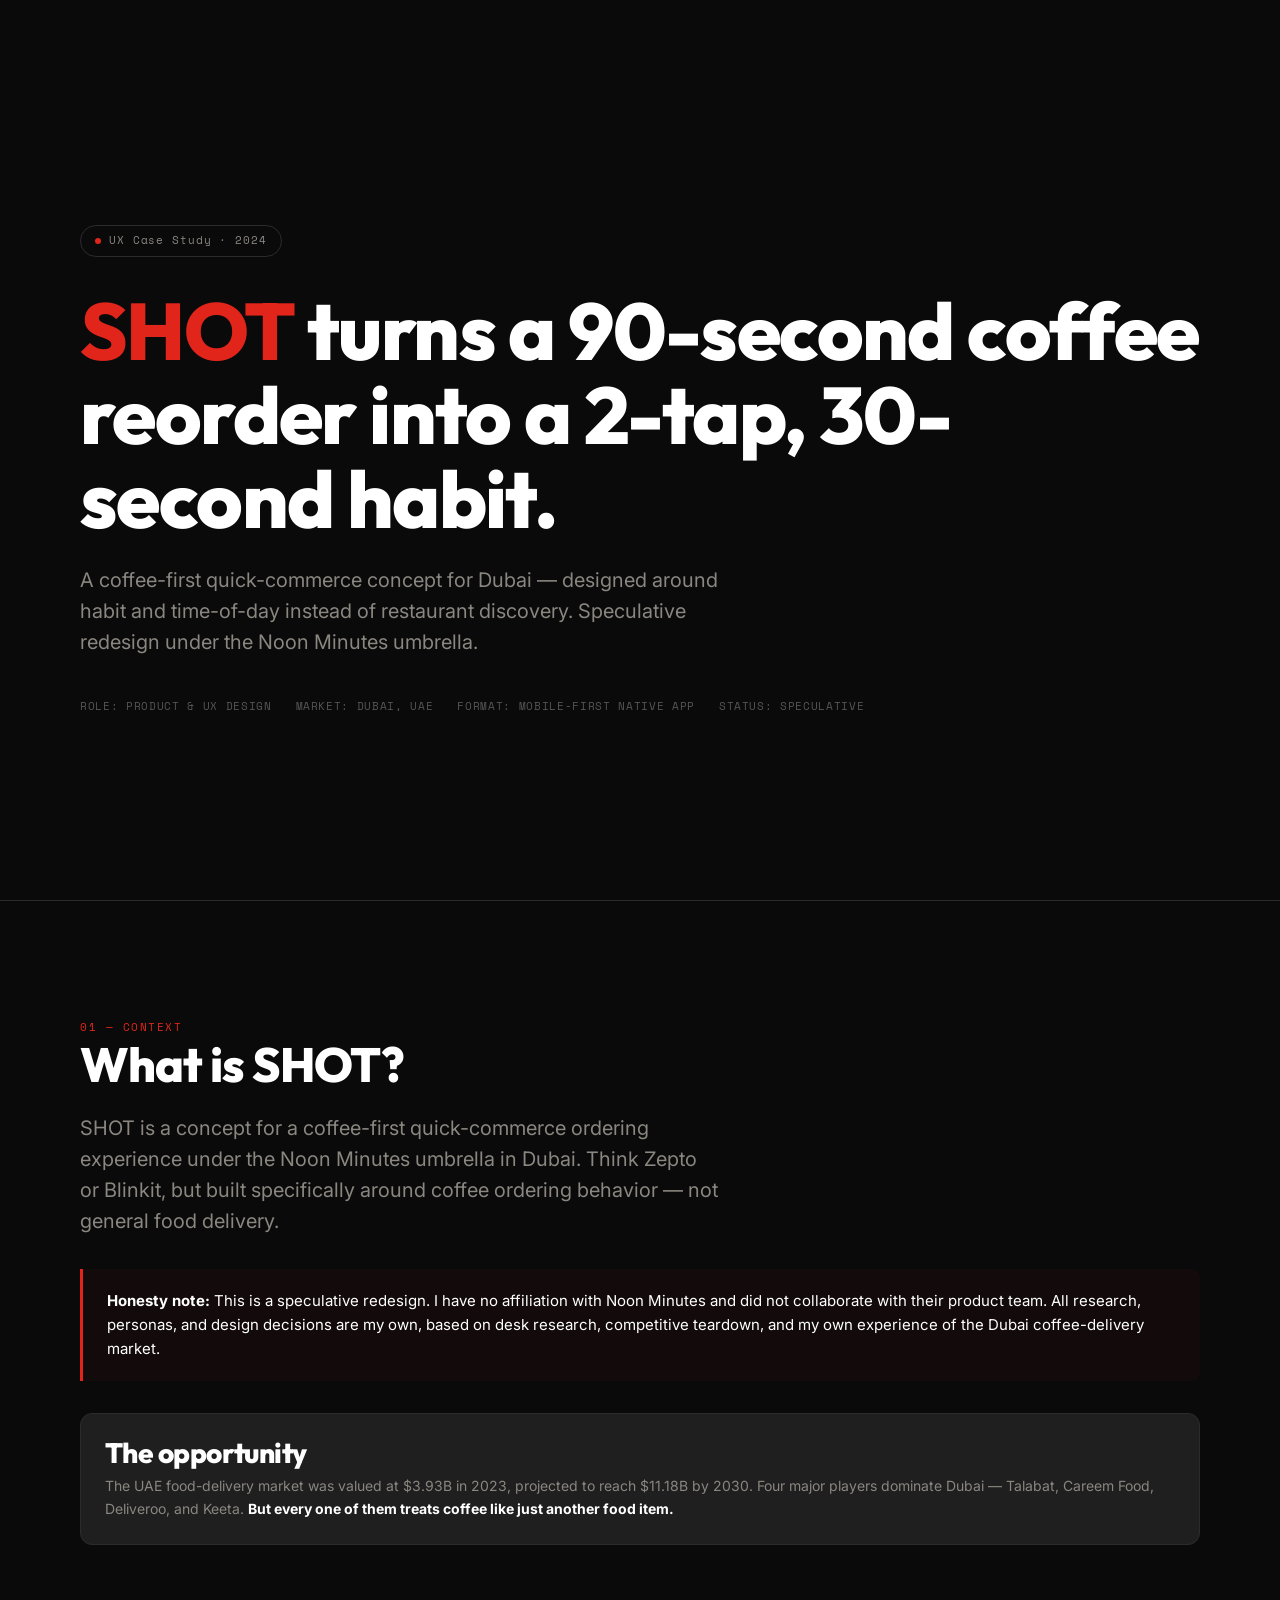
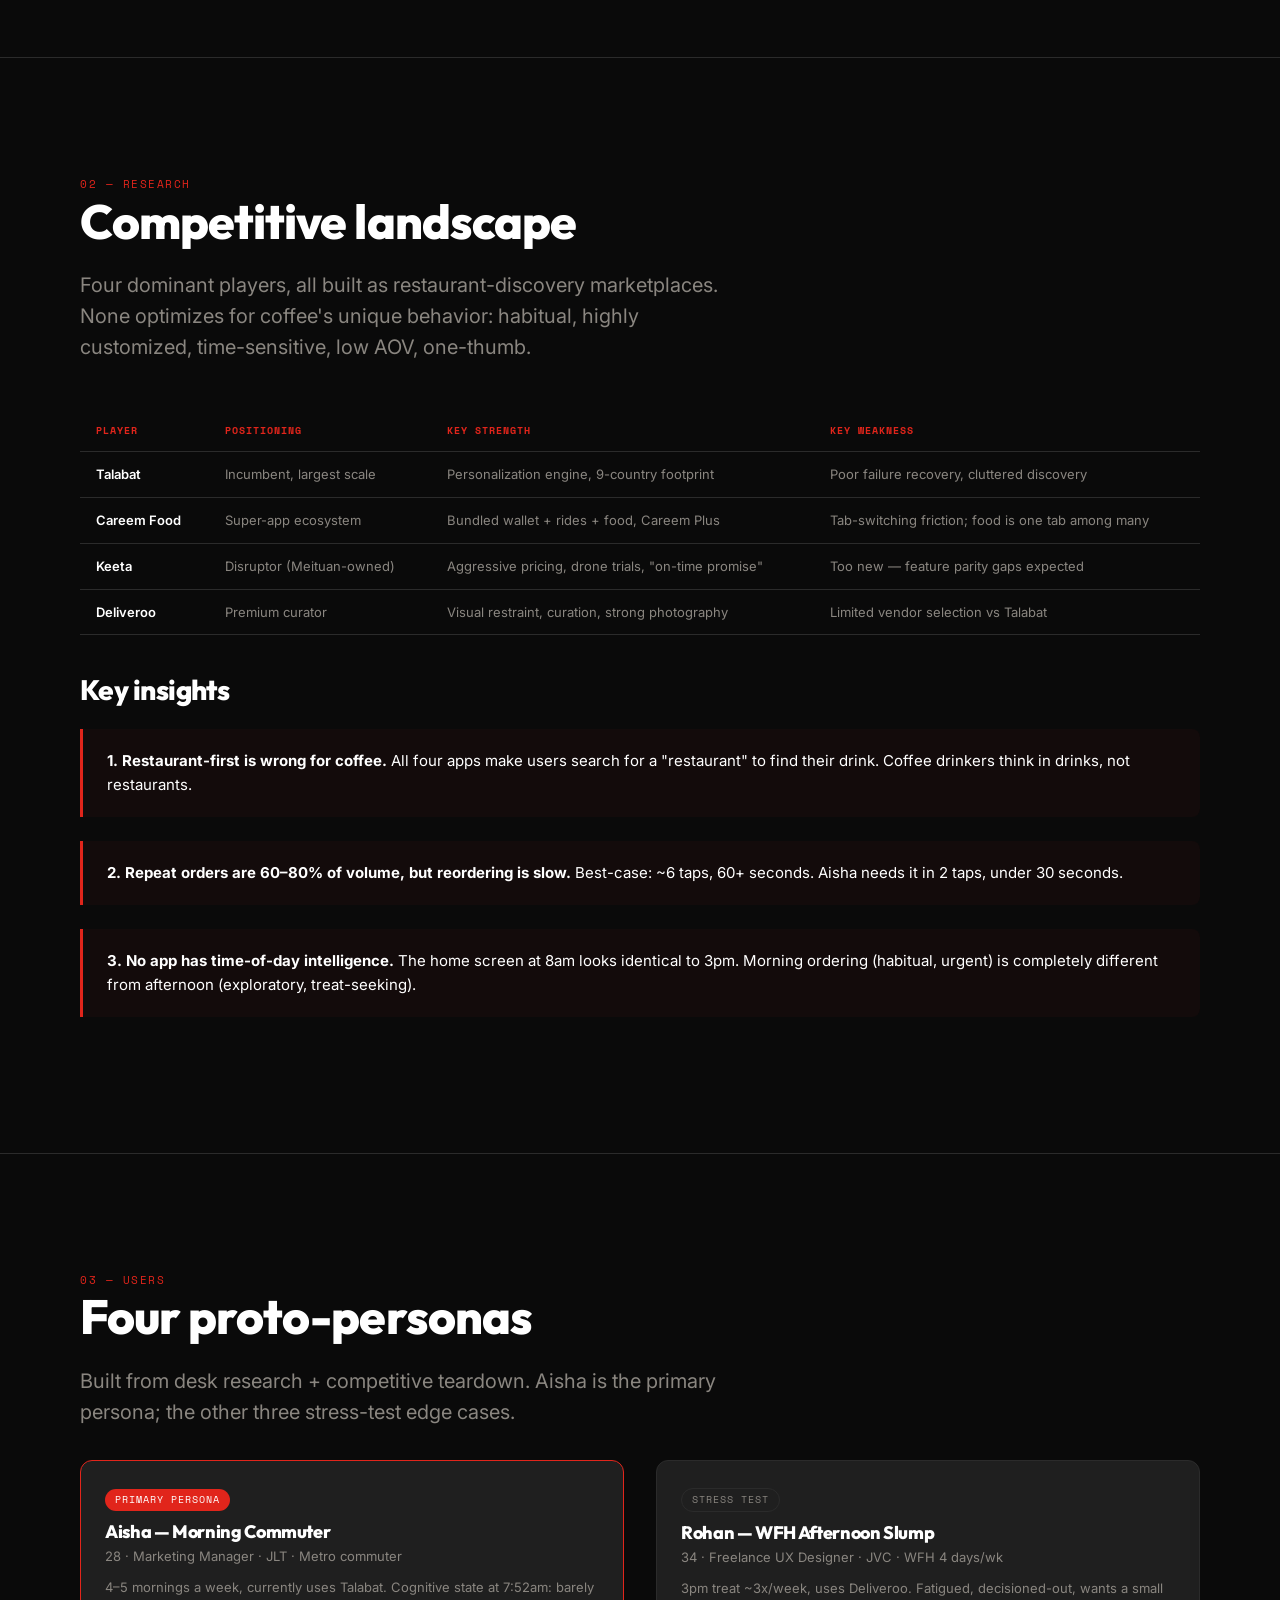
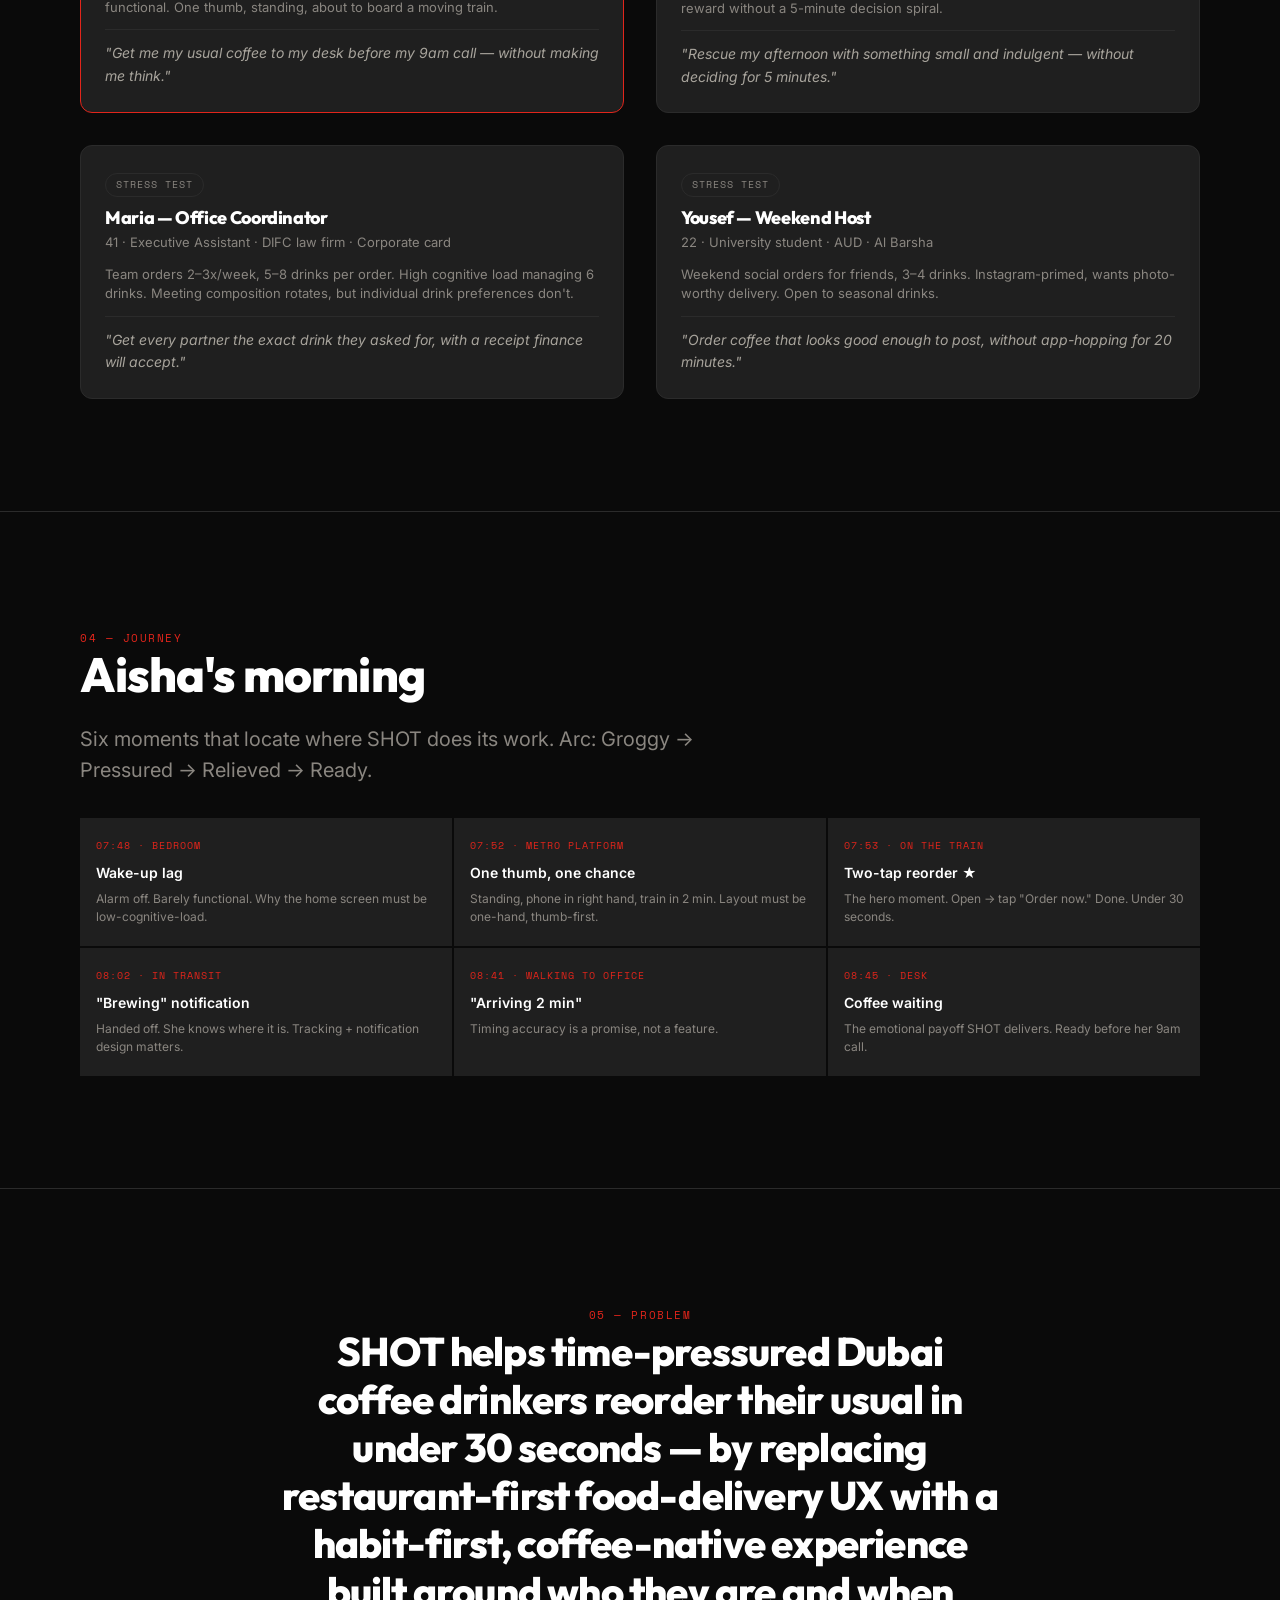
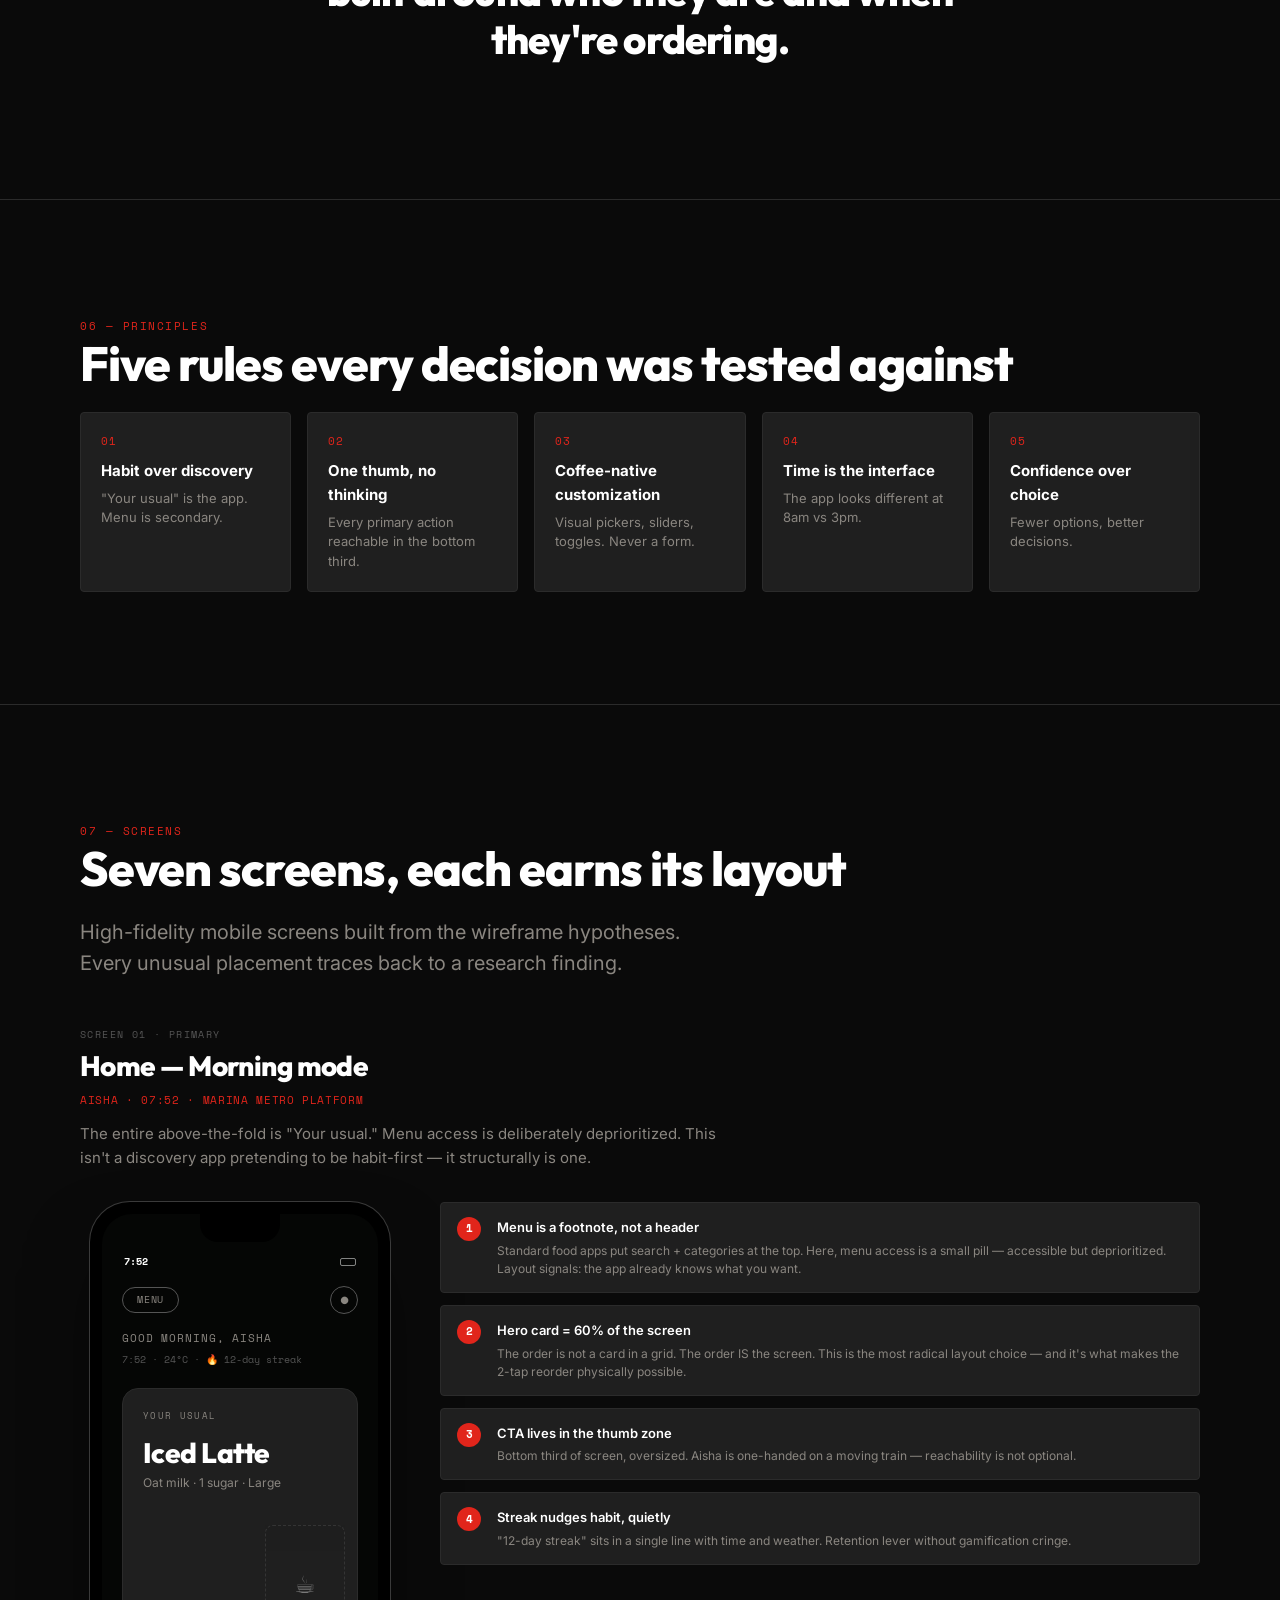
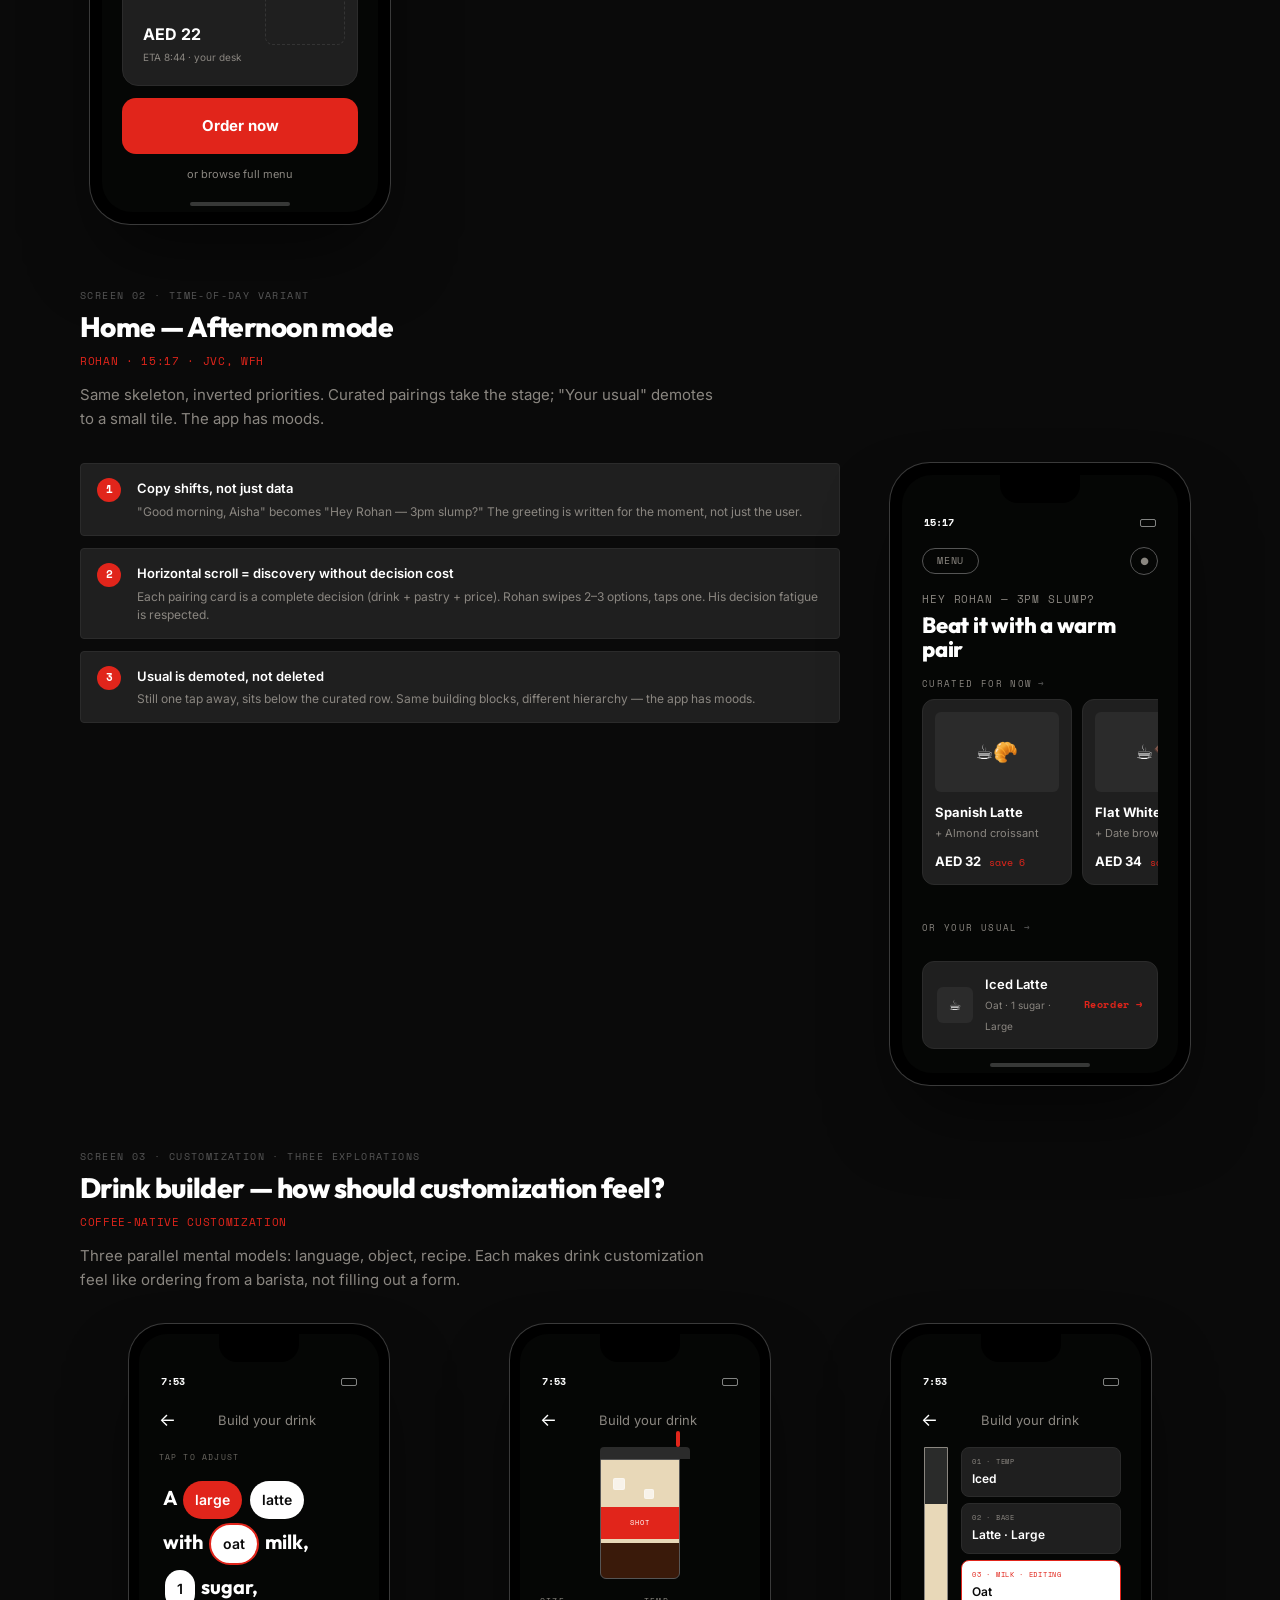
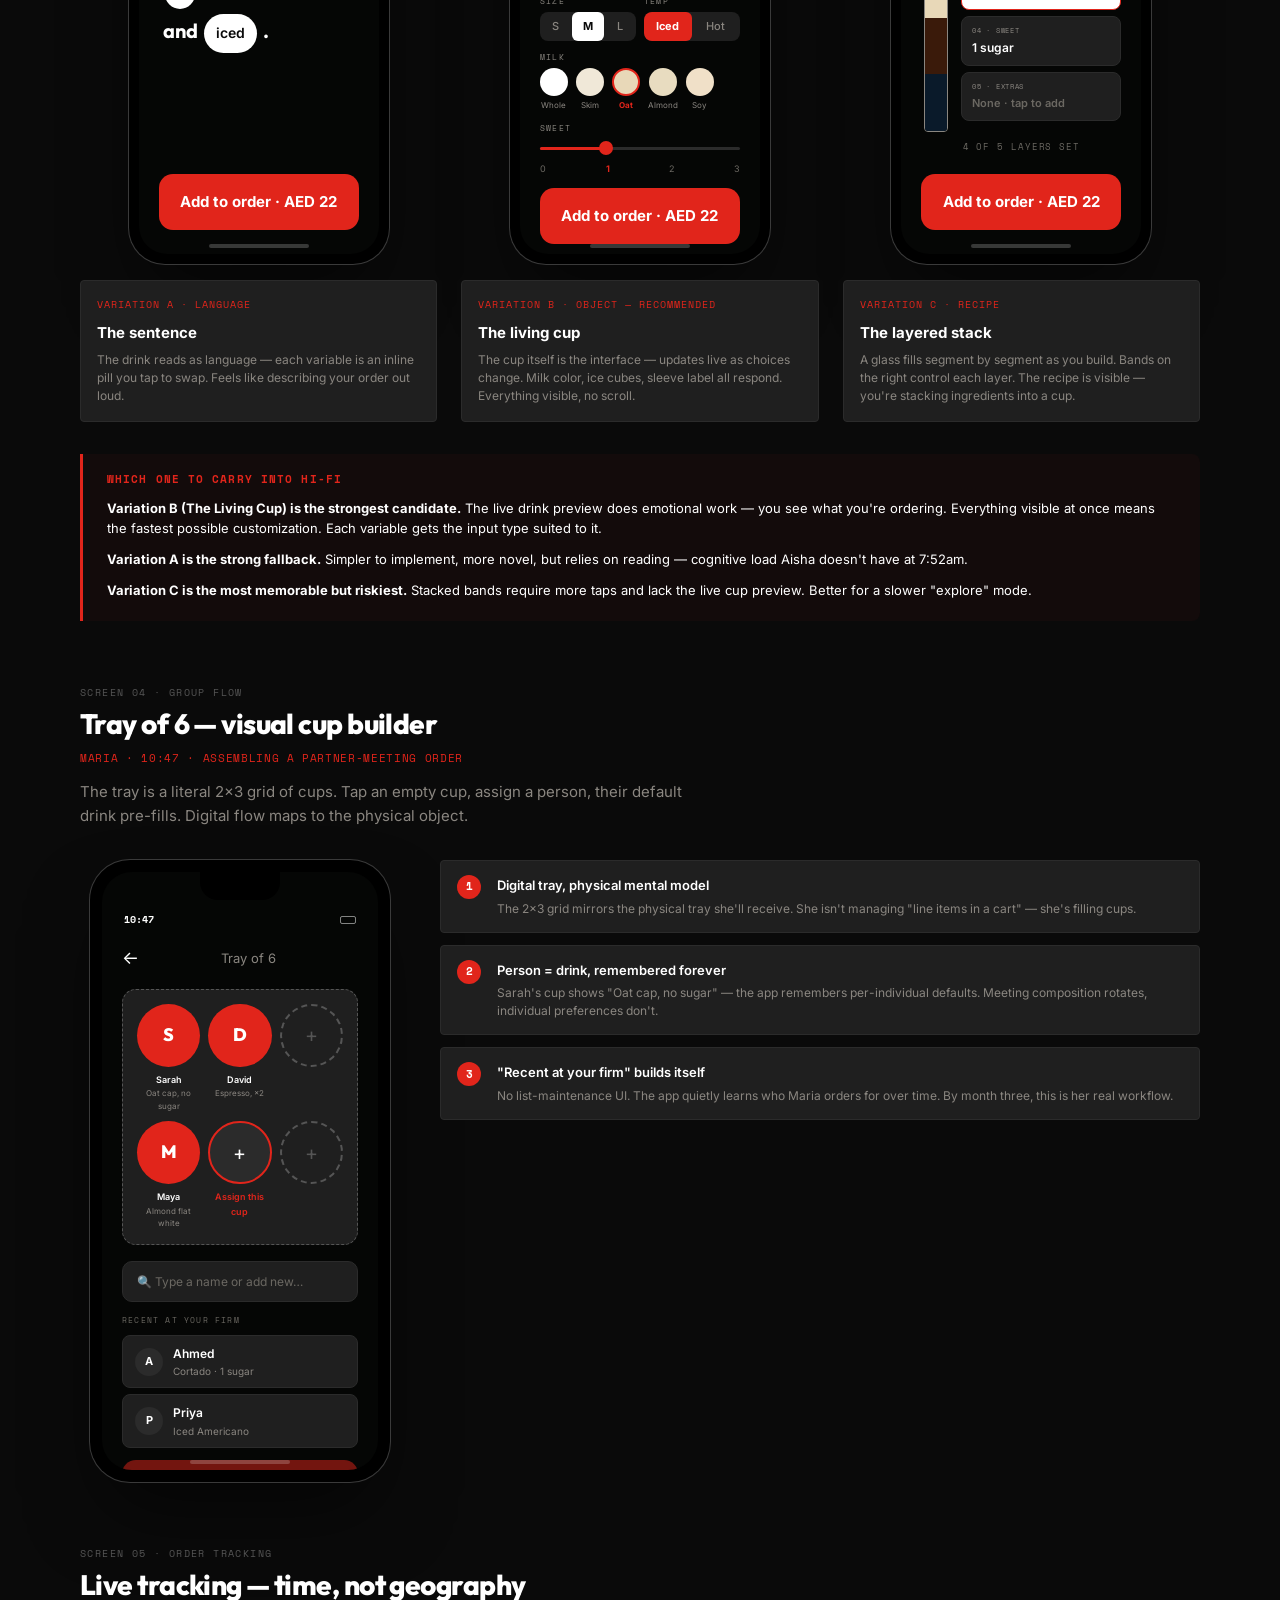
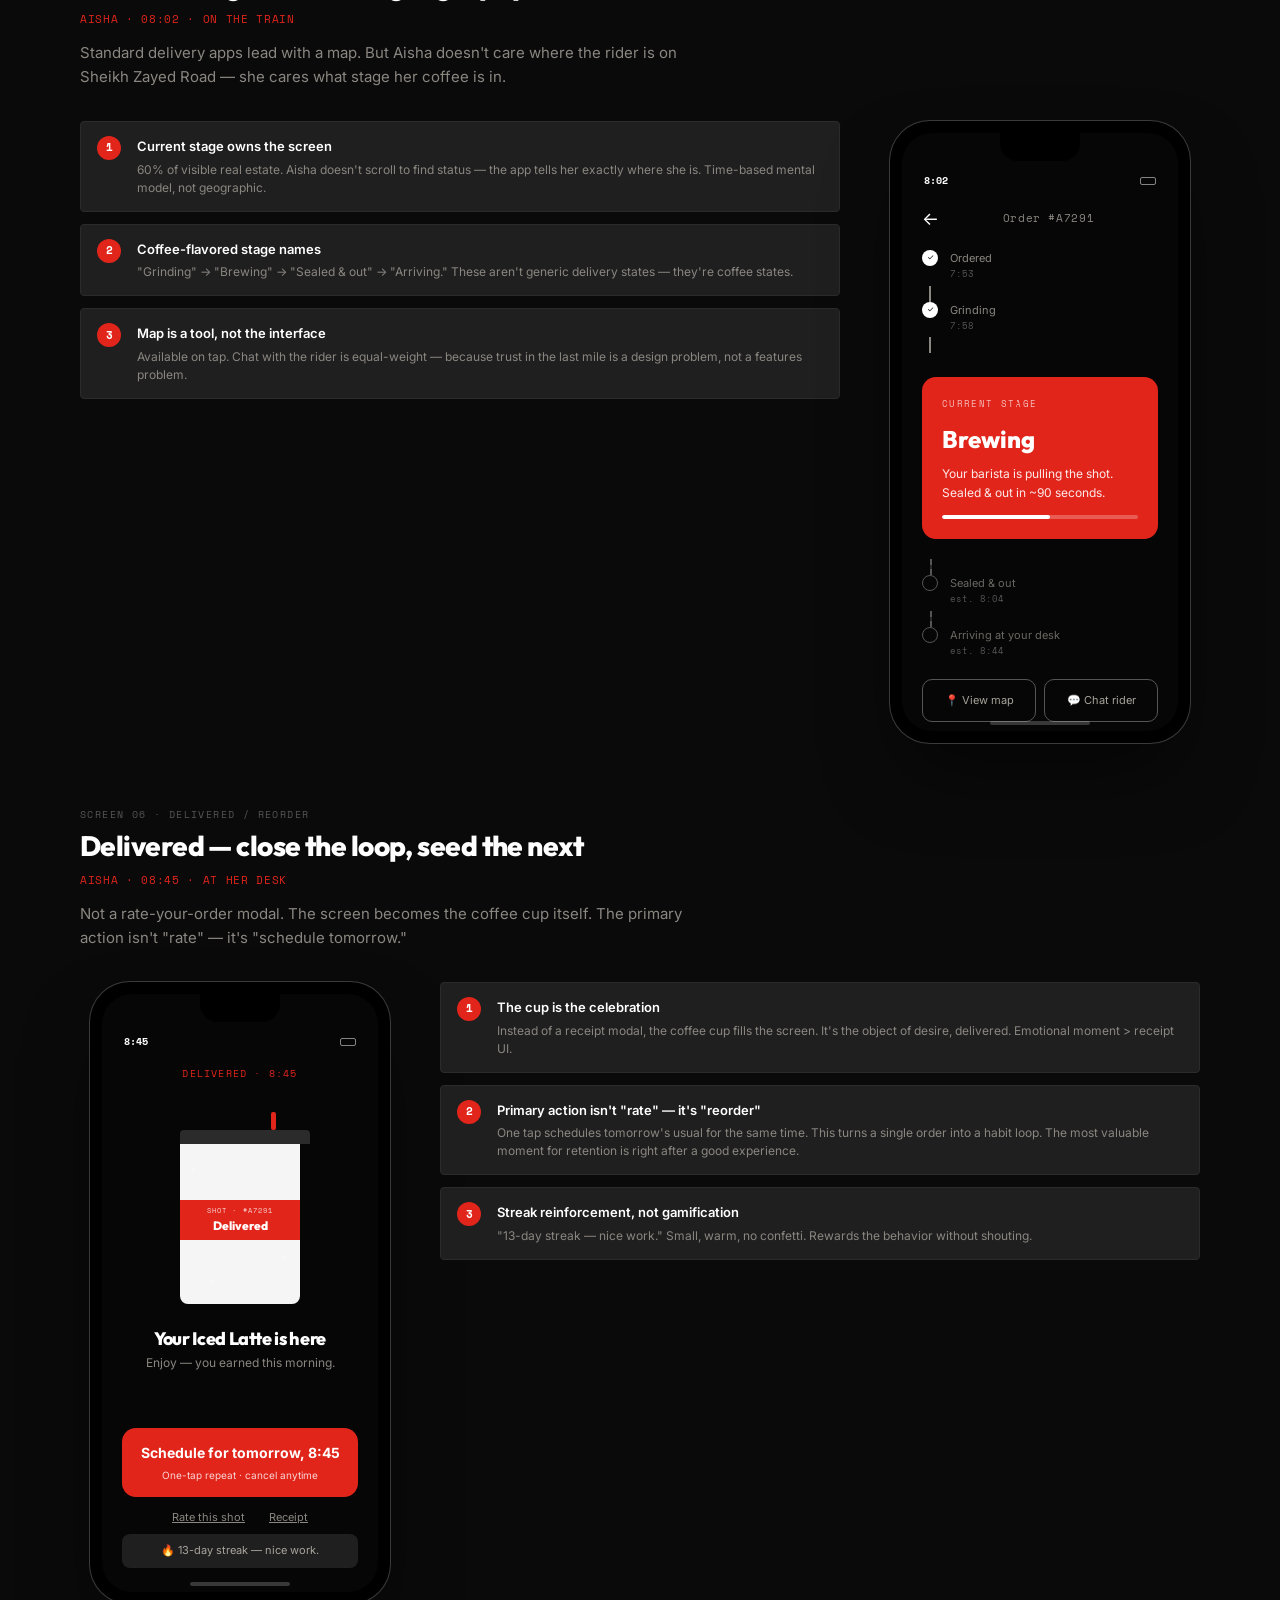
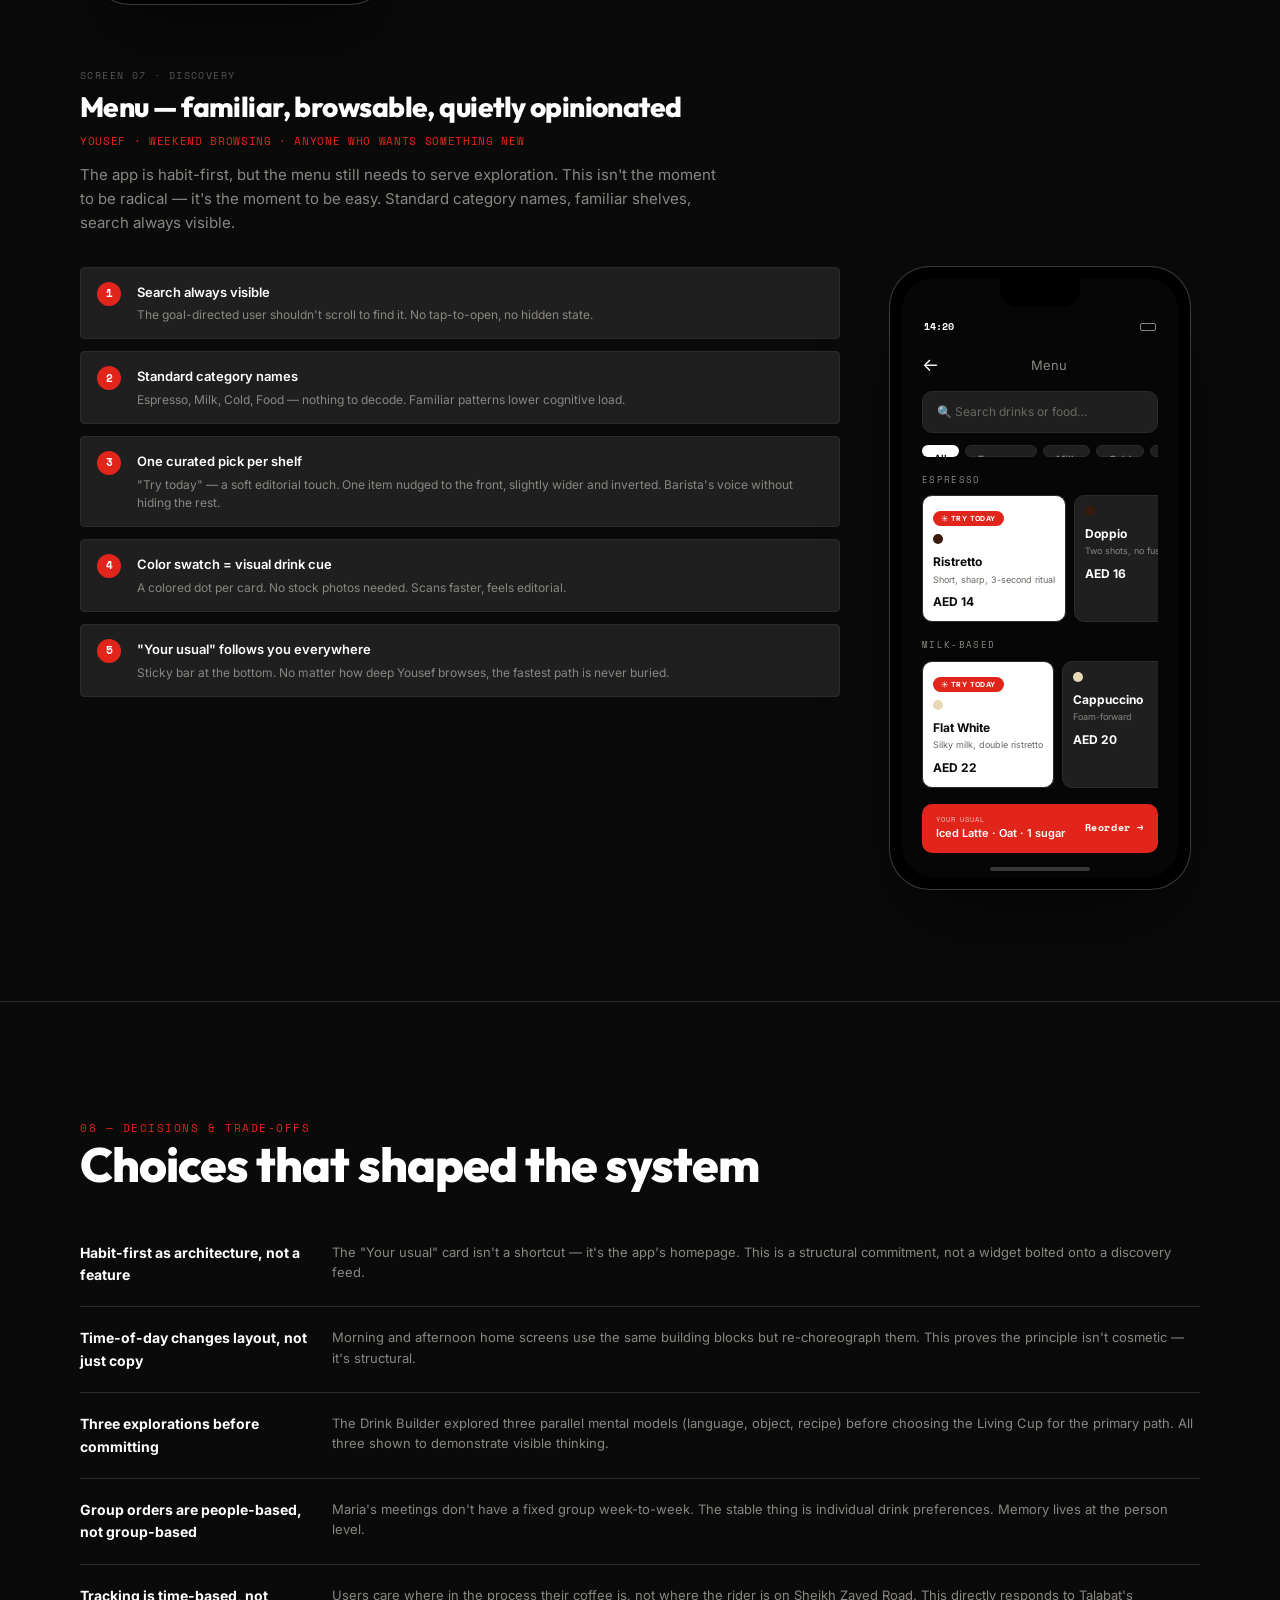
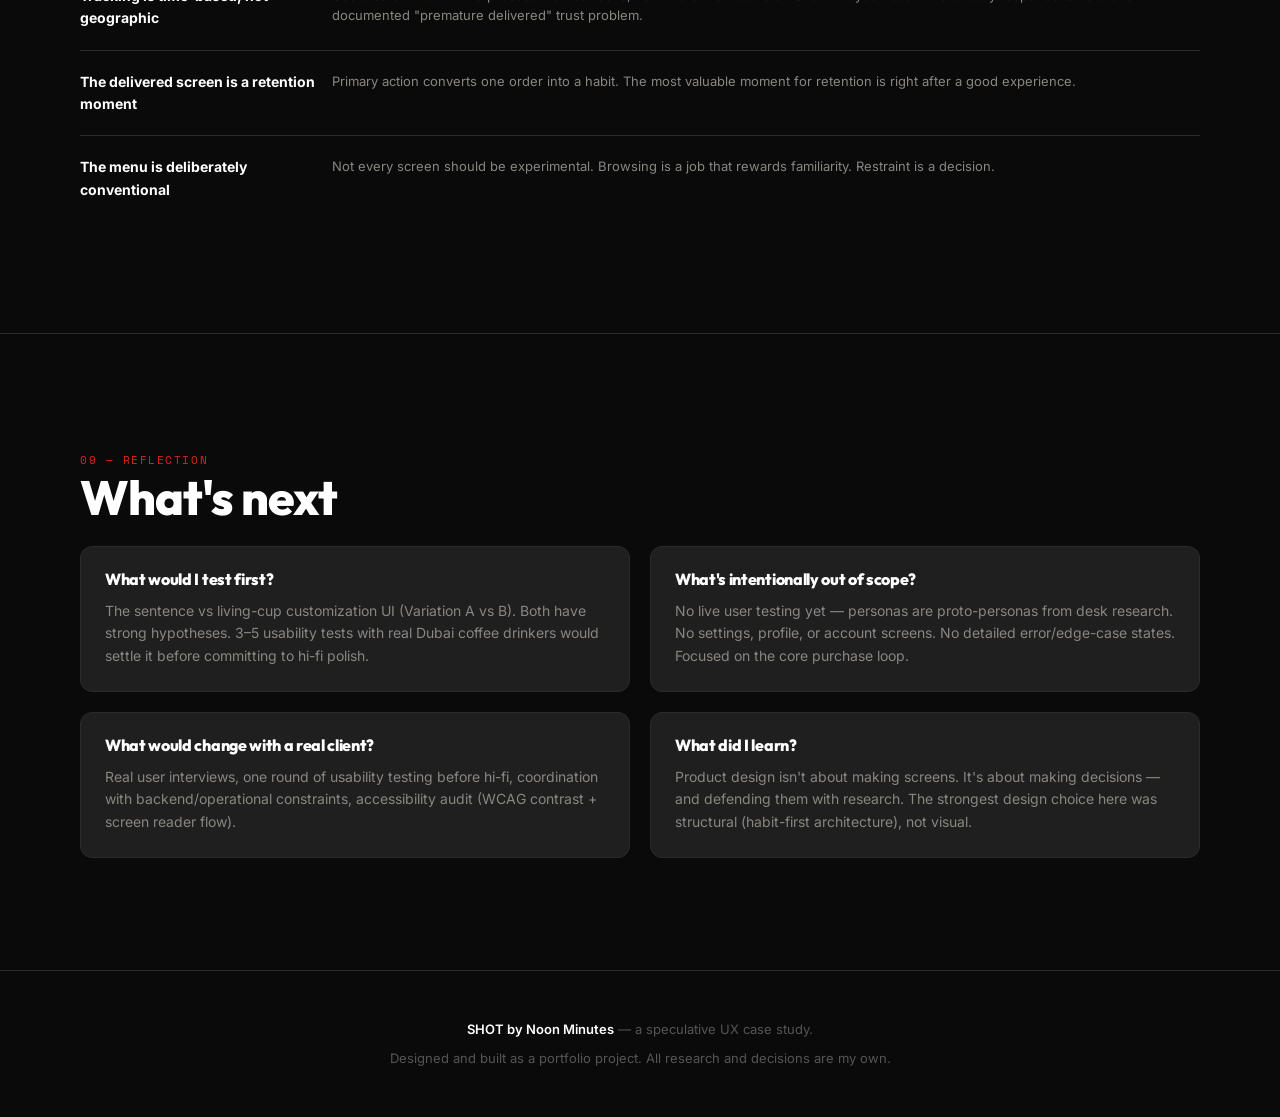
<file: index.html>
<!DOCTYPE html>
<html lang="en">
<head>
<meta charset="UTF-8">
<meta name="viewport" content="width=device-width, initial-scale=1.0, viewport-fit=cover">
<title>SHOT — UX Case Study</title>
<link rel="preconnect" href="https://fonts.googleapis.com">
<link rel="preconnect" href="https://fonts.gstatic.com" crossorigin>
<link href="https://fonts.googleapis.com/css2?family=Inter:wght@400;500;600;700;800&family=Outfit:wght@700;800;900&family=Space+Mono:wght@400;700&display=swap" rel="stylesheet">
<style>
/* ── TOKENS ── */
:root {
  --black-950: #050605;
  --black-900: #0A0A0A;
  --black-800: #1F1F1F;
  --black-700: #2B2B2B;
  --black-600: #3A3A3A;
  --red-600: #B81A12;
  --red-500: #E1251B;
  --red-400: #FF4A3D;
  --gray-600: #555;
  --gray-500: #6B6862;
  --gray-400: #8A8680;
  --gray-300: #A8A49C;
  --gray-200: #D4D4D4;
  --gray-100: #E8E8E6;
  --gray-50: #F5F5F5;
  --white: #FFFFFF;

  --color-bg: var(--black-900);
  --color-bg-raised: var(--black-800);
  --color-text: var(--white);
  --color-text-muted: var(--gray-400);
  --color-text-dim: var(--gray-600);
  --color-accent: var(--red-500);
  --color-accent-hover: var(--red-400);
  --color-border: var(--black-700);

  --font-brand: "Outfit", system-ui, sans-serif;
  --font-body: "Inter", system-ui, sans-serif;
  --font-mono: "Space Mono", monospace;

  --gutter: 16px;
  --section-y: 80px;
  --max-w: 1200px;

  --ease: cubic-bezier(.2, 0, 0, 1);
}
@media(min-width:768px){ :root{ --gutter:24px; --section-y:112px; } }
@media(min-width:1024px){ :root{ --gutter:40px; } }
@media(min-width:1440px){ :root{ --gutter:64px; --section-y:128px; } }

/* ── RESET ── */
*,*::before,*::after{box-sizing:border-box;margin:0;padding:0}
html{scroll-behavior:smooth;-webkit-font-smoothing:antialiased;font-size:16px}
body{background:var(--color-bg);color:var(--color-text);font-family:var(--font-body);line-height:1.6}
img{max-width:100%;display:block}
a{color:var(--color-accent);text-decoration:none}
a:hover{color:var(--color-accent-hover)}

/* ── LAYOUT ── */
.wrap{max-width:var(--max-w);margin:0 auto;padding:0 var(--gutter)}
section{padding:var(--section-y) 0}
section+section{border-top:1px solid var(--color-border)}

/* ── TYPOGRAPHY ── */
.eyebrow{
  font-family:var(--font-mono);font-size:11px;letter-spacing:.14em;
  text-transform:uppercase;color:var(--color-accent);margin-bottom:12px;
}
h1,h2,h3{font-family:var(--font-brand);font-weight:800;letter-spacing:-.02em;line-height:1.05}
h1{font-size:clamp(2.5rem,8vw,5rem)}
h2{font-size:clamp(1.75rem,5vw,3rem);margin-bottom:24px}
h3{font-size:clamp(1.25rem,3vw,1.75rem);margin-bottom:12px}
.lead{font-size:clamp(1rem,2.5vw,1.25rem);color:var(--color-text-muted);max-width:640px;line-height:1.55}
.mono{font-family:var(--font-mono);font-size:12px;letter-spacing:.06em}
.uppercase{text-transform:uppercase}
.muted{color:var(--color-text-muted)}
.dim{color:var(--color-text-dim)}
.accent{color:var(--color-accent)}
.brand-text{font-family:var(--font-brand);font-weight:900}

/* ── HERO ── */
.hero{
  min-height:100svh;display:flex;flex-direction:column;justify-content:center;
  padding:120px 0 80px;position:relative;overflow:hidden;
}
.hero-badge{
  display:inline-flex;align-items:center;gap:8px;
  padding:6px 14px;border:1px solid var(--color-border);border-radius:999px;
  font-family:var(--font-mono);font-size:11px;letter-spacing:.08em;
  color:var(--color-text-muted);margin-bottom:32px;width:fit-content;
}
.hero-badge .dot{width:6px;height:6px;border-radius:50%;background:var(--color-accent)}
.hero h1{margin-bottom:24px}
.hero h1 .red{color:var(--color-accent)}
.hero .lead{margin-bottom:40px}
.hero-meta{
  display:flex;flex-wrap:wrap;gap:24px;
  font-family:var(--font-mono);font-size:11px;letter-spacing:.06em;
  color:var(--color-text-dim);text-transform:uppercase;
}

/* ── GRID HELPERS ── */
.grid-2{display:grid;gap:32px}
@media(min-width:768px){.grid-2{grid-template-columns:1fr 1fr}}
.grid-3{display:grid;gap:24px}
@media(min-width:768px){.grid-3{grid-template-columns:1fr 1fr 1fr}}
.grid-5{display:grid;gap:16px}
@media(min-width:640px){.grid-5{grid-template-columns:repeat(5,1fr)}}

/* ── CARDS ── */
.card{
  background:var(--color-bg-raised);border:1px solid var(--color-border);
  border-radius:12px;padding:24px;
}
.card-sm{padding:16px 20px}
.card .num{
  font-family:var(--font-mono);font-size:10px;letter-spacing:.12em;
  color:var(--color-accent);display:block;margin-bottom:8px;
}

/* ── INSIGHT HIGHLIGHT ── */
.insight{
  border-left:3px solid var(--color-accent);padding:20px 24px;
  background:rgba(225,37,27,.04);border-radius:0 8px 8px 0;margin:24px 0;
}
.insight p{color:var(--color-text);font-size:15px;line-height:1.6}

/* ── PERSONA CARDS ── */
.persona{position:relative;overflow:hidden}
.persona.primary{border-color:var(--color-accent)}
.persona .tag{
  display:inline-block;padding:3px 10px;border-radius:999px;
  font-family:var(--font-mono);font-size:10px;letter-spacing:.1em;
  text-transform:uppercase;margin-bottom:12px;
}
.persona.primary .tag{background:var(--color-accent);color:var(--white)}
.persona:not(.primary) .tag{border:1px solid var(--color-border);color:var(--color-text-muted)}
.persona h3{font-size:1.125rem;margin-bottom:4px}
.persona .role{font-size:13px;color:var(--color-text-muted);margin-bottom:12px}
.persona .jtbd{
  font-size:14px;font-style:italic;color:var(--gray-300);
  border-top:1px solid var(--color-border);padding-top:12px;margin-top:12px;
}

/* ── STORYBOARD ── */
.storyboard{display:grid;gap:2px;grid-template-columns:repeat(3,1fr)}
@media(max-width:640px){.storyboard{grid-template-columns:1fr 1fr}}
.story-frame{
  background:var(--color-bg-raised);padding:20px 16px;position:relative;
}
.story-frame .time{
  font-family:var(--font-mono);font-size:10px;color:var(--color-accent);
  letter-spacing:.1em;text-transform:uppercase;margin-bottom:8px;
}
.story-frame h4{font-family:var(--font-body);font-weight:600;font-size:14px;margin-bottom:6px}
.story-frame p{font-size:12px;color:var(--color-text-muted);line-height:1.5}

/* ── PRINCIPLES ── */
.principle-card{
  background:var(--color-bg-raised);border:1px solid var(--color-border);
  padding:20px;border-radius:4px;
}
.principle-card .num{
  font-family:var(--font-mono);font-size:11px;color:var(--color-accent);
  letter-spacing:.1em;margin-bottom:8px;display:block;
}
.principle-card h4{font-family:var(--font-body);font-weight:700;font-size:15px;margin-bottom:6px}
.principle-card p{font-size:13px;color:var(--color-text-muted);line-height:1.5}

/* ── PHONE MOCKUP ── */
.phone-showcase{display:flex;flex-direction:column;gap:64px}
.screen-section{scroll-margin-top:40px}
.screen-header{margin-bottom:32px}
.screen-header .screen-num{
  font-family:var(--font-mono);font-size:10px;letter-spacing:.14em;
  color:var(--color-text-dim);text-transform:uppercase;margin-bottom:8px;
}
.screen-header .screen-persona{
  font-family:var(--font-mono);font-size:11px;color:var(--color-accent);
  letter-spacing:.06em;text-transform:uppercase;margin-bottom:12px;
}
.screen-header .screen-desc{font-size:15px;color:var(--color-text-muted);max-width:640px}

.screen-layout{
  display:grid;gap:40px;align-items:start;
}
@media(min-width:768px){
  .screen-layout{grid-template-columns:320px 1fr}
  .screen-layout.reverse{grid-template-columns:1fr 320px}
  .screen-layout.reverse .phone-frame{order:2}
  .screen-layout.reverse .annotations{order:1}
}

.phone-frame{
  width:300px;max-width:100%;margin:0 auto;
  background:#000;border-radius:40px;padding:12px;
  box-shadow:0 0 0 1px var(--black-600),0 40px 80px -20px rgba(0,0,0,.6);
}
.phone-screen{
  background:var(--black-950);border-radius:30px;overflow:hidden;
  aspect-ratio:9/19.5;position:relative;display:flex;flex-direction:column;
}
/* notch */
.phone-screen::before{
  content:"";position:absolute;top:0;left:50%;transform:translateX(-50%);
  width:80px;height:28px;background:#000;border-radius:0 0 18px 18px;z-index:10;
}
/* home indicator */
.phone-screen::after{
  content:"";position:absolute;bottom:6px;left:50%;transform:translateX(-50%);
  width:100px;height:4px;background:rgba(255,255,255,.2);border-radius:2px;z-index:10;
}

/* ── SCREEN INNER STYLES ── */
.scr{padding:40px 20px 24px;display:flex;flex-direction:column;height:100%;font-size:13px;color:var(--white)}
.scr-status{
  display:flex;justify-content:space-between;align-items:center;
  font-family:var(--font-mono);font-size:10px;font-weight:700;
  margin-bottom:16px;padding:0 2px;
}
.scr-status .time{color:var(--white)}
.scr-status .icons{display:flex;gap:4px;align-items:center}
.scr-status .icons span{width:16px;height:8px;border:1px solid rgba(255,255,255,.5);border-radius:2px;display:block}

.scr-topbar{
  display:flex;justify-content:space-between;align-items:center;margin-bottom:16px;
}
.scr-pill{
  padding:4px 14px;border:1px solid var(--gray-600);border-radius:999px;
  font-size:10px;color:var(--gray-400);font-family:var(--font-mono);letter-spacing:.08em;
  text-transform:uppercase;
}
.scr-avatar{
  width:28px;height:28px;border-radius:50%;border:1px solid var(--gray-600);
  display:flex;align-items:center;justify-content:center;font-size:10px;color:var(--gray-400);
}

.scr-greeting{
  font-size:11px;color:var(--gray-400);letter-spacing:.08em;
  text-transform:uppercase;font-family:var(--font-mono);margin-bottom:4px;
}
.scr-context{font-size:10px;color:var(--gray-600);margin-bottom:20px;font-family:var(--font-mono)}

/* Hero card for "your usual" */
.scr-hero-card{
  flex:1;background:var(--black-800);border-radius:16px;padding:20px;
  display:flex;flex-direction:column;position:relative;overflow:hidden;
  border:1px solid var(--black-700);
}
.scr-hero-card .label{
  font-family:var(--font-mono);font-size:9px;letter-spacing:.15em;
  text-transform:uppercase;color:var(--gray-400);margin-bottom:16px;
}
.scr-hero-card .drink-name{
  font-family:var(--font-brand);font-weight:800;font-size:28px;
  letter-spacing:-.02em;line-height:1;margin-bottom:6px;
}
.scr-hero-card .mods{font-size:12px;color:var(--gray-400);margin-bottom:auto}
.scr-hero-card .price{font-family:var(--font-body);font-weight:700;font-size:16px;margin-top:16px}
.scr-hero-card .eta{font-size:10px;color:var(--gray-400);margin-top:2px}

/* Cup illustration placeholder */
.cup-illus{
  position:absolute;right:12px;bottom:40px;width:80px;height:120px;
  border:1px dashed var(--gray-600);border-radius:8px;
  display:flex;align-items:center;justify-content:center;
  font-size:24px;opacity:.4;
}

.scr-cta{
  background:var(--red-500);color:var(--white);border:none;border-radius:14px;
  padding:16px;font-family:var(--font-body);font-weight:700;font-size:15px;
  text-align:center;margin-top:12px;width:100%;cursor:pointer;
}
.scr-cta:hover{background:var(--red-400)}
.scr-cta-ghost{
  text-align:center;font-size:11px;color:var(--gray-400);margin-top:8px;padding:4px;
}

/* Annotations */
.annotations{display:flex;flex-direction:column;gap:12px}
.ann{
  display:grid;grid-template-columns:28px 1fr;gap:12px;
  padding:14px 16px;background:var(--color-bg-raised);
  border:1px solid var(--color-border);border-radius:4px;
}
.ann .badge{
  width:24px;height:24px;border-radius:50%;background:var(--color-accent);
  color:var(--white);font-family:var(--font-mono);font-size:11px;font-weight:700;
  display:flex;align-items:center;justify-content:center;flex-shrink:0;
}
.ann h4{font-family:var(--font-body);font-weight:600;font-size:13px;margin-bottom:4px}
.ann p{font-size:12px;color:var(--color-text-muted);line-height:1.5}

/* ── AFTERNOON SCREEN SPECIFICS ── */
.scr-afternoon-headline{
  font-family:var(--font-brand);font-weight:800;font-size:22px;
  letter-spacing:-.01em;line-height:1.1;margin-bottom:16px;
}
.scr-shelf-label{
  font-family:var(--font-mono);font-size:9px;letter-spacing:.15em;
  text-transform:uppercase;color:var(--gray-400);margin-bottom:8px;
  display:flex;align-items:center;gap:6px;
}
.scr-shelf-label::after{content:"→";color:var(--gray-600)}
.pairing-scroll{display:flex;gap:10px;overflow:hidden;margin-bottom:20px}
.pairing-card{
  min-width:150px;flex-shrink:0;background:var(--black-800);
  border-radius:12px;padding:12px;border:1px solid var(--black-700);
}
.pairing-card .img{
  height:80px;background:var(--black-700);border-radius:6px;margin-bottom:10px;
  display:flex;align-items:center;justify-content:center;font-size:20px;
}
.pairing-card h5{font-size:13px;font-weight:700;margin-bottom:2px}
.pairing-card .sub{font-size:11px;color:var(--gray-400)}
.pairing-card .price-row{display:flex;gap:8px;align-items:baseline;margin-top:8px}
.pairing-card .price{font-weight:700;font-size:13px}
.pairing-card .save{font-size:10px;color:var(--color-accent);font-family:var(--font-mono)}

.scr-usual-mini{
  background:var(--black-800);border-radius:12px;padding:12px 14px;
  display:flex;align-items:center;gap:12px;border:1px solid var(--black-700);
  margin-top:auto;
}
.scr-usual-mini .thumb{
  width:36px;height:36px;background:var(--black-700);border-radius:6px;
  display:flex;align-items:center;justify-content:center;font-size:14px;flex-shrink:0;
}
.scr-usual-mini .info{flex:1}
.scr-usual-mini .info h5{font-size:13px;font-weight:600}
.scr-usual-mini .info span{font-size:10px;color:var(--gray-400)}
.scr-usual-mini .reorder{
  font-size:10px;font-weight:700;color:var(--color-accent);
  font-family:var(--font-mono);letter-spacing:.06em;white-space:nowrap;
}

/* ── DRINK BUILDER ── */
.exploration-grid{display:grid;gap:24px}
@media(min-width:900px){.exploration-grid{grid-template-columns:repeat(3,1fr)}}
.exploration-item{display:flex;flex-direction:column;gap:16px}
.exploration-item .phone-frame{width:260px;border-radius:36px;padding:10px}
.exploration-item .phone-screen{border-radius:28px}
.exploration-caption{
  padding:16px;background:var(--color-bg-raised);border:1px solid var(--color-border);border-radius:4px;
}
.exploration-caption .tag{
  font-family:var(--font-mono);font-size:10px;letter-spacing:.1em;
  text-transform:uppercase;color:var(--color-accent);display:block;margin-bottom:8px;
}
.exploration-caption h4{font-size:15px;font-weight:700;margin-bottom:6px}
.exploration-caption p{font-size:12px;color:var(--color-text-muted);line-height:1.5}

.decision-block{
  margin-top:32px;padding:20px 24px;background:rgba(225,37,27,.04);
  border-left:3px solid var(--color-accent);border-radius:0 8px 8px 0;
}
.decision-block h3{
  font-family:var(--font-mono);font-size:11px;letter-spacing:.1em;
  text-transform:uppercase;color:var(--color-accent);margin-bottom:12px;
}
.decision-block p{font-size:13px;line-height:1.6;margin-bottom:10px}
.decision-block p:last-child{margin-bottom:0}

/* ── DRINK BUILDER INNER SCREENS ── */
.scr-back{font-size:18px;cursor:pointer}
.scr-title-center{font-size:13px;color:var(--gray-400);text-align:center;flex:1}

/* Sentence builder */
.sentence{padding:0 4px;line-height:2.2}
.sentence .word{font-family:var(--font-brand);font-weight:700;font-size:20px}
.sentence .pill{
  display:inline-block;padding:4px 12px;border-radius:999px;
  font-size:14px;font-weight:600;margin:0 2px;
}
.sentence .pill-accent{background:var(--red-500);color:var(--white)}
.sentence .pill-dark{background:var(--white);color:var(--black-900)}

/* Living cup */
.cup-preview{
  display:flex;justify-content:center;align-items:flex-end;
  height:160px;margin-bottom:16px;position:relative;
}
.cup-body{
  width:80px;position:relative;
}
.cup-body .lid{
  width:90px;height:12px;background:var(--black-700);border-radius:4px 4px 0 0;
  margin:0 auto;position:relative;
}
.cup-body .lid::after{
  content:"";position:absolute;top:-16px;right:10px;width:4px;height:16px;
  background:var(--red-500);border-radius:2px;
}
.cup-body .body{
  width:80px;height:120px;background:linear-gradient(to bottom,#E8D8B8 0%,#E8D8B8 70%,#3a1a0a 70%,#3a1a0a 100%);
  border-radius:0 0 6px 6px;margin:0 auto;position:relative;overflow:hidden;
  border:1px solid var(--gray-600);
}
.cup-body .sleeve{
  position:absolute;top:40%;left:0;right:0;height:32px;
  background:var(--red-500);display:flex;align-items:center;justify-content:center;
  font-family:var(--font-mono);font-size:7px;letter-spacing:.15em;color:var(--white);
}
.cup-body .ice{
  position:absolute;top:15%;left:15%;width:12px;height:12px;
  background:rgba(255,255,255,.7);border-radius:2px;border:1px solid rgba(255,255,255,.3);
}
.cup-body .ice-2{left:55%;top:25%;width:10px;height:10px}

.controls-grid{display:flex;flex-direction:column;gap:10px;flex:1}
.control-row{display:flex;flex-direction:column;gap:4px}
.control-label{
  font-family:var(--font-mono);font-size:8px;letter-spacing:.15em;
  text-transform:uppercase;color:var(--gray-400);
}
.seg-control{
  display:flex;background:var(--black-800);border-radius:8px;overflow:hidden;
}
.seg-control span{
  flex:1;text-align:center;padding:6px 0;font-size:11px;font-weight:500;color:var(--gray-400);
}
.seg-control span.active{background:var(--white);color:var(--black-900);border-radius:6px;font-weight:700}
.seg-control span.active-accent{background:var(--red-500);color:var(--white);border-radius:6px;font-weight:700}

.milk-swatches{display:flex;gap:8px;flex-wrap:wrap}
.milk-swatch{
  display:flex;flex-direction:column;align-items:center;gap:3px;
}
.milk-swatch .dot{
  width:28px;height:28px;border-radius:50%;border:2px solid transparent;
}
.milk-swatch .dot.selected{border-color:var(--red-500)}
.milk-swatch span{font-size:8px;color:var(--gray-400)}

.sugar-track{
  height:3px;background:var(--black-700);border-radius:2px;position:relative;margin:8px 0;
}
.sugar-track .fill{
  position:absolute;left:0;top:0;height:100%;width:33%;
  background:var(--red-500);border-radius:2px;
}
.sugar-track .thumb{
  position:absolute;left:33%;top:50%;transform:translate(-50%,-50%);
  width:14px;height:14px;border-radius:50%;background:var(--red-500);
}
.sugar-labels{display:flex;justify-content:space-between;font-size:9px;color:var(--gray-500)}
.sugar-labels .active-label{color:var(--red-500);font-weight:700}

/* Recipe stack */
.recipe-layout{display:flex;gap:10px;flex:1}
.glass-col{width:30px;flex-shrink:0;display:flex;flex-direction:column;align-items:center}
.glass-body{
  width:24px;flex:1;border:1px solid var(--gray-400);border-radius:0 0 4px 4px;
  overflow:hidden;display:flex;flex-direction:column;position:relative;
}
.glass-layer{flex:1}
.bands-col{flex:1;display:flex;flex-direction:column;gap:6px}
.band{
  background:var(--black-800);border-radius:8px;padding:8px 10px;
  border:1px solid var(--black-700);
}
.band.active{background:var(--white);border-color:var(--red-500)}
.band .band-num{font-family:var(--font-mono);font-size:7px;letter-spacing:.1em;color:var(--gray-400)}
.band.active .band-num{color:var(--red-500)}
.band .band-val{font-size:12px;font-weight:600;margin-top:2px}
.band.active .band-val{color:var(--black-900)}

/* ── TRAY ── */
.tray-grid{
  display:grid;grid-template-columns:repeat(3,1fr);gap:8px;
  background:var(--black-800);border-radius:14px;padding:14px;
  border:1px dashed var(--gray-600);margin-bottom:16px;
}
.tray-cup{
  aspect-ratio:1;border-radius:50%;display:flex;flex-direction:column;
  align-items:center;justify-content:center;font-size:10px;
}
.tray-cup.filled{background:var(--red-500);color:var(--white)}
.tray-cup.filled .initial{font-family:var(--font-brand);font-weight:800;font-size:18px}
.tray-cup.empty{border:2px dashed var(--gray-600)}
.tray-cup.empty .plus{font-size:20px;color:var(--gray-600)}
.tray-cup.selected{background:var(--black-700);border:2px solid var(--red-500)}
.tray-cup.selected .plus{font-size:20px;color:var(--white)}

.cup-name{font-size:9px;font-weight:600;margin-top:6px;text-align:center}
.cup-drink{font-size:8px;color:var(--gray-400);text-align:center}

.scr-search{
  background:var(--black-800);border-radius:10px;padding:10px 14px;
  font-size:12px;color:var(--gray-500);border:1px solid var(--black-700);
  margin-bottom:12px;
}
.recent-list{display:flex;flex-direction:column;gap:6px;margin-bottom:auto}
.recent-person{
  display:flex;align-items:center;gap:10px;
  background:var(--black-800);border-radius:8px;padding:8px 12px;
  border:1px solid var(--black-700);
}
.recent-person .avatar{
  width:28px;height:28px;border-radius:50%;background:var(--black-700);
  display:flex;align-items:center;justify-content:center;
  font-size:11px;font-weight:700;flex-shrink:0;
}
.recent-person .name{font-size:12px;font-weight:600}
.recent-person .drink{font-size:10px;color:var(--gray-400)}
.scr-cta-disabled{opacity:.5}

/* ── TRACKING ── */
.timeline{display:flex;flex-direction:column;gap:0;margin-bottom:16px}
.tl-step{display:flex;align-items:flex-start;gap:12px;position:relative}
.tl-marker{
  width:16px;height:16px;border-radius:50%;flex-shrink:0;
  display:flex;align-items:center;justify-content:center;font-size:8px;
}
.tl-marker.done{background:var(--white);color:var(--black-900)}
.tl-marker.upcoming{border:1.5px solid var(--gray-600);background:transparent}
.tl-connector{
  width:2px;background:var(--gray-600);margin-left:7px;height:16px;
}
.tl-connector.done{background:var(--gray-400)}
.tl-connector.upcoming{background:var(--black-700);border-left:2px dashed var(--gray-600);width:0;margin-left:8px}
.tl-content{padding-bottom:4px}
.tl-content .stage{font-size:11px;color:var(--gray-400)}
.tl-content .time{font-size:9px;color:var(--gray-600);font-family:var(--font-mono)}

.current-stage{
  background:var(--red-500);border-radius:14px;padding:20px;
  margin:8px 0;
}
.current-stage .label{
  font-family:var(--font-mono);font-size:9px;letter-spacing:.15em;
  color:rgba(255,255,255,.7);text-transform:uppercase;margin-bottom:8px;
}
.current-stage .name{font-family:var(--font-brand);font-weight:800;font-size:24px;margin-bottom:6px}
.current-stage .desc{font-size:12px;color:rgba(255,255,255,.9);margin-bottom:12px}
.current-stage .progress-bar{
  height:4px;background:rgba(255,255,255,.25);border-radius:2px;overflow:hidden;
}
.current-stage .progress-bar .fill{height:100%;background:var(--white);border-radius:2px;width:55%}

.tl-actions{display:flex;gap:8px;margin-top:auto}
.tl-action{
  flex:1;padding:12px;border-radius:10px;border:1px solid var(--gray-600);
  text-align:center;font-size:11px;color:var(--gray-300);
}

/* ── DELIVERED ── */
.delivered-cup{
  display:flex;flex-direction:column;align-items:center;flex:1;
  justify-content:center;padding:16px 0;
}
.delivered-cup .big-cup{
  width:120px;height:180px;position:relative;margin-bottom:20px;
}
.big-cup .lid{
  width:130px;height:14px;background:var(--black-700);border-radius:4px 4px 0 0;
  margin:0 auto;
}
.big-cup .lid::after{
  content:"";position:absolute;top:-18px;right:24px;width:5px;height:18px;
  background:var(--red-500);border-radius:2px;
}
.big-cup .body{
  width:120px;height:160px;background:var(--gray-50);border-radius:0 0 8px 8px;
  margin:0 auto;position:relative;overflow:hidden;
}
.big-cup .sleeve{
  position:absolute;top:35%;left:0;right:0;height:40px;background:var(--red-500);
  display:flex;flex-direction:column;align-items:center;justify-content:center;
}
.big-cup .sleeve .shot-text{font-family:var(--font-mono);font-size:7px;letter-spacing:.15em;color:rgba(255,255,255,.8)}
.big-cup .sleeve .delivered-text{font-size:12px;font-weight:800;color:var(--white);font-family:var(--font-brand)}
.big-cup .condensation{position:absolute;width:3px;height:3px;border-radius:50%;background:rgba(255,255,255,.4)}

.delivered-msg{text-align:center;margin-bottom:16px}
.delivered-msg h3{font-family:var(--font-brand);font-weight:800;font-size:18px;margin-bottom:4px}
.delivered-msg p{font-size:12px;color:var(--gray-400)}

.scr-cta-schedule{
  background:var(--red-500);border-radius:14px;padding:14px;text-align:center;width:100%;
}
.scr-cta-schedule .main{font-weight:700;font-size:14px;display:block}
.scr-cta-schedule .sub{font-size:10px;color:rgba(255,255,255,.8);display:block;margin-top:2px}
.secondary-actions{display:flex;justify-content:center;gap:24px;margin-top:12px}
.secondary-actions a{font-size:11px;color:var(--gray-400);text-decoration:underline}
.streak-bar{
  background:var(--black-800);border-radius:8px;padding:8px;
  text-align:center;font-size:11px;color:var(--gray-300);margin-top:8px;
}

/* ── MENU ── */
.scr-search-bar{
  background:var(--black-800);border-radius:10px;padding:10px 14px;
  font-size:12px;color:var(--gray-500);margin-bottom:12px;
  border:1px solid var(--black-700);
}
.chips{display:flex;gap:6px;margin-bottom:16px;overflow:hidden}
.chip{
  padding:5px 12px;border-radius:999px;font-size:10px;font-weight:600;
  white-space:nowrap;flex-shrink:0;
}
.chip.active{background:var(--white);color:var(--black-900)}
.chip:not(.active){background:var(--black-800);color:var(--gray-400);border:1px solid var(--black-700)}

.shelf{margin-bottom:16px}
.shelf-title{
  font-family:var(--font-mono);font-size:9px;letter-spacing:.15em;
  text-transform:uppercase;color:var(--gray-400);margin-bottom:8px;
}
.shelf-row{display:flex;gap:8px;overflow:hidden}
.menu-card{
  min-width:110px;flex-shrink:0;border-radius:10px;padding:10px;
  border:1px solid var(--black-700);
}
.menu-card.featured{background:var(--white);color:var(--black-900)}
.menu-card:not(.featured){background:var(--black-800)}
.menu-card .try-badge{
  display:inline-block;padding:2px 8px;border-radius:999px;
  background:var(--red-500);color:var(--white);font-size:7px;font-weight:700;
  letter-spacing:.06em;margin-bottom:8px;
}
.menu-card .swatch{
  width:10px;height:10px;border-radius:50%;margin-bottom:8px;
}
.menu-card h5{font-size:12px;font-weight:700;margin-bottom:2px}
.menu-card .desc{font-size:9px;color:var(--gray-400);line-height:1.4;margin-bottom:6px}
.menu-card.featured .desc{color:var(--gray-500)}
.menu-card .price{font-size:12px;font-weight:700}
.menu-card.featured .price{color:var(--black-900)}

.sticky-usual{
  margin-top:auto;background:var(--red-500);border-radius:10px;padding:10px 14px;
  display:flex;align-items:center;justify-content:space-between;
}
.sticky-usual .left .micro{font-family:var(--font-mono);font-size:7px;letter-spacing:.12em;color:rgba(255,255,255,.7)}
.sticky-usual .left .drink{font-size:11px;font-weight:600}
.sticky-usual .right{font-size:10px;font-weight:700;font-family:var(--font-mono);letter-spacing:.06em}

/* ── DECISION TABLE ── */
.decision-table{margin-top:32px}
.decision-row{
  padding:20px 0;border-bottom:1px solid var(--color-border);
  display:grid;gap:12px;
}
@media(min-width:640px){.decision-row{grid-template-columns:240px 1fr}}
.decision-row:last-child{border-bottom:none}
.decision-row h4{font-family:var(--font-body);font-weight:700;font-size:14px}
.decision-row p{font-size:13px;color:var(--color-text-muted);line-height:1.55}

/* ── REFLECTION ── */
.reflection-grid{display:grid;gap:20px}
@media(min-width:640px){.reflection-grid{grid-template-columns:1fr 1fr}}

/* ── COMPETITIVE MATRIX ── */
.comp-table{width:100%;border-collapse:collapse;margin-top:16px;font-size:13px}
.comp-table th{
  font-family:var(--font-mono);font-size:10px;letter-spacing:.1em;
  text-transform:uppercase;color:var(--color-accent);text-align:left;
  padding:12px 16px;border-bottom:1px solid var(--color-border);
}
.comp-table td{
  padding:12px 16px;border-bottom:1px solid var(--color-border);
  color:var(--color-text-muted);vertical-align:top;
}
.comp-table td:first-child{color:var(--color-text);font-weight:600}
@media(max-width:640px){
  .comp-table,
  .comp-table thead,
  .comp-table tbody,
  .comp-table tr,
  .comp-table td,
  .comp-table th{display:block}
  .comp-table thead{display:none}
  .comp-table tr{padding:16px 0;border-bottom:1px solid var(--color-border)}
  .comp-table td{padding:4px 0;border:none}
  .comp-table td::before{
    content:attr(data-label);display:block;
    font-family:var(--font-mono);font-size:9px;letter-spacing:.1em;
    text-transform:uppercase;color:var(--color-accent);margin-bottom:2px;
  }
}

/* ── FOOTER ── */
.site-footer{
  padding:48px 0;border-top:1px solid var(--color-border);text-align:center;
}
.site-footer p{font-size:13px;color:var(--color-text-dim)}
.site-footer .name{color:var(--color-text);font-weight:600}
</style>
</head>
<body>

<!-- ═══════ HERO ═══════ -->
<section class="hero">
<div class="wrap">
  <div class="hero-badge"><span class="dot"></span>UX Case Study · 2024</div>
  <h1><span class="red">SHOT</span> turns a 90-second coffee reorder into a 2-tap, 30-second habit.</h1>
  <p class="lead">A coffee-first quick-commerce concept for Dubai — designed around habit and time-of-day instead of restaurant discovery. Speculative redesign under the Noon Minutes umbrella.</p>
  <div class="hero-meta">
    <span>Role: Product & UX Design</span>
    <span>Market: Dubai, UAE</span>
    <span>Format: Mobile-first native app</span>
    <span>Status: Speculative</span>
  </div>
</div>
</section>

<!-- ═══════ CONTEXT ═══════ -->
<section>
<div class="wrap">
  <span class="eyebrow">01 — Context</span>
  <h2>What is SHOT?</h2>
  <p class="lead" style="margin-bottom:32px">SHOT is a concept for a coffee-first quick-commerce ordering experience under the Noon Minutes umbrella in Dubai. Think Zepto or Blinkit, but built specifically around coffee ordering behavior — not general food delivery.</p>

  <div class="insight">
    <p><strong>Honesty note:</strong> This is a speculative redesign. I have no affiliation with Noon Minutes and did not collaborate with their product team. All research, personas, and design decisions are my own, based on desk research, competitive teardown, and my own experience of the Dubai coffee-delivery market.</p>
  </div>

  <div class="card" style="margin-top:32px">
    <h3 style="margin-bottom:8px">The opportunity</h3>
    <p class="muted" style="font-size:14px;line-height:1.6">The UAE food-delivery market was valued at $3.93B in 2023, projected to reach $11.18B by 2030. Four major players dominate Dubai — Talabat, Careem Food, Deliveroo, and Keeta. <strong style="color:var(--white)">But every one of them treats coffee like just another food item.</strong></p>
  </div>
</div>
</section>

<!-- ═══════ RESEARCH ═══════ -->
<section>
<div class="wrap">
  <span class="eyebrow">02 — Research</span>
  <h2>Competitive landscape</h2>
  <p class="lead" style="margin-bottom:32px">Four dominant players, all built as restaurant-discovery marketplaces. None optimizes for coffee's unique behavior: habitual, highly customized, time-sensitive, low AOV, one-thumb.</p>

  <div style="overflow-x:auto">
    <table class="comp-table">
      <thead>
        <tr><th>Player</th><th>Positioning</th><th>Key Strength</th><th>Key Weakness</th></tr>
      </thead>
      <tbody>
        <tr>
          <td data-label="Player">Talabat</td>
          <td data-label="Positioning">Incumbent, largest scale</td>
          <td data-label="Strength">Personalization engine, 9-country footprint</td>
          <td data-label="Weakness">Poor failure recovery, cluttered discovery</td>
        </tr>
        <tr>
          <td data-label="Player">Careem Food</td>
          <td data-label="Positioning">Super-app ecosystem</td>
          <td data-label="Strength">Bundled wallet + rides + food, Careem Plus</td>
          <td data-label="Weakness">Tab-switching friction; food is one tab among many</td>
        </tr>
        <tr>
          <td data-label="Player">Keeta</td>
          <td data-label="Positioning">Disruptor (Meituan-owned)</td>
          <td data-label="Strength">Aggressive pricing, drone trials, "on-time promise"</td>
          <td data-label="Weakness">Too new — feature parity gaps expected</td>
        </tr>
        <tr>
          <td data-label="Player">Deliveroo</td>
          <td data-label="Positioning">Premium curator</td>
          <td data-label="Strength">Visual restraint, curation, strong photography</td>
          <td data-label="Weakness">Limited vendor selection vs Talabat</td>
        </tr>
      </tbody>
    </table>
  </div>

  <div style="margin-top:40px">
    <h3 style="margin-bottom:16px">Key insights</h3>
    <div class="insight"><p><strong>1. Restaurant-first is wrong for coffee.</strong> All four apps make users search for a "restaurant" to find their drink. Coffee drinkers think in drinks, not restaurants.</p></div>
    <div class="insight"><p><strong>2. Repeat orders are 60–80% of volume, but reordering is slow.</strong> Best-case: ~6 taps, 60+ seconds. Aisha needs it in 2 taps, under 30 seconds.</p></div>
    <div class="insight"><p><strong>3. No app has time-of-day intelligence.</strong> The home screen at 8am looks identical to 3pm. Morning ordering (habitual, urgent) is completely different from afternoon (exploratory, treat-seeking).</p></div>
  </div>
</div>
</section>

<!-- ═══════ USERS ═══════ -->
<section>
<div class="wrap">
  <span class="eyebrow">03 — Users</span>
  <h2>Four proto-personas</h2>
  <p class="lead" style="margin-bottom:32px">Built from desk research + competitive teardown. Aisha is the primary persona; the other three stress-test edge cases.</p>

  <div class="grid-2">
    <div class="card persona primary">
      <span class="tag">Primary persona</span>
      <h3>Aisha — Morning Commuter</h3>
      <p class="role">28 · Marketing Manager · JLT · Metro commuter</p>
      <p style="font-size:13px;color:var(--color-text-muted);line-height:1.5">4–5 mornings a week, currently uses Talabat. Cognitive state at 7:52am: barely functional. One thumb, standing, about to board a moving train.</p>
      <p class="jtbd">"Get me my usual coffee to my desk before my 9am call — without making me think."</p>
    </div>
    <div class="card persona">
      <span class="tag">Stress test</span>
      <h3>Rohan — WFH Afternoon Slump</h3>
      <p class="role">34 · Freelance UX Designer · JVC · WFH 4 days/wk</p>
      <p style="font-size:13px;color:var(--color-text-muted);line-height:1.5">3pm treat ~3x/week, uses Deliveroo. Fatigued, decisioned-out, wants a small reward without a 5-minute decision spiral.</p>
      <p class="jtbd">"Rescue my afternoon with something small and indulgent — without deciding for 5 minutes."</p>
    </div>
    <div class="card persona">
      <span class="tag">Stress test</span>
      <h3>Maria — Office Coordinator</h3>
      <p class="role">41 · Executive Assistant · DIFC law firm · Corporate card</p>
      <p style="font-size:13px;color:var(--color-text-muted);line-height:1.5">Team orders 2–3x/week, 5–8 drinks per order. High cognitive load managing 6 drinks. Meeting composition rotates, but individual drink preferences don't.</p>
      <p class="jtbd">"Get every partner the exact drink they asked for, with a receipt finance will accept."</p>
    </div>
    <div class="card persona">
      <span class="tag">Stress test</span>
      <h3>Yousef — Weekend Host</h3>
      <p class="role">22 · University student · AUD · Al Barsha</p>
      <p style="font-size:13px;color:var(--color-text-muted);line-height:1.5">Weekend social orders for friends, 3–4 drinks. Instagram-primed, wants photo-worthy delivery. Open to seasonal drinks.</p>
      <p class="jtbd">"Order coffee that looks good enough to post, without app-hopping for 20 minutes."</p>
    </div>
  </div>
</div>
</section>

<!-- ═══════ STORYBOARD ═══════ -->
<section>
<div class="wrap">
  <span class="eyebrow">04 — Journey</span>
  <h2>Aisha's morning</h2>
  <p class="lead" style="margin-bottom:32px">Six moments that locate where SHOT does its work. Arc: Groggy → Pressured → Relieved → Ready.</p>

  <div class="storyboard">
    <div class="story-frame">
      <div class="time">07:48 · Bedroom</div>
      <h4>Wake-up lag</h4>
      <p>Alarm off. Barely functional. Why the home screen must be low-cognitive-load.</p>
    </div>
    <div class="story-frame">
      <div class="time">07:52 · Metro platform</div>
      <h4>One thumb, one chance</h4>
      <p>Standing, phone in right hand, train in 2 min. Layout must be one-hand, thumb-first.</p>
    </div>
    <div class="story-frame">
      <div class="time">07:53 · On the train</div>
      <h4>Two-tap reorder ★</h4>
      <p>The hero moment. Open → tap "Order now." Done. Under 30 seconds.</p>
    </div>
    <div class="story-frame">
      <div class="time">08:02 · In transit</div>
      <h4>"Brewing" notification</h4>
      <p>Handed off. She knows where it is. Tracking + notification design matters.</p>
    </div>
    <div class="story-frame">
      <div class="time">08:41 · Walking to office</div>
      <h4>"Arriving 2 min"</h4>
      <p>Timing accuracy is a promise, not a feature.</p>
    </div>
    <div class="story-frame">
      <div class="time">08:45 · Desk</div>
      <h4>Coffee waiting</h4>
      <p>The emotional payoff SHOT delivers. Ready before her 9am call.</p>
    </div>
  </div>
</div>
</section>

<!-- ═══════ PROBLEM STATEMENT ═══════ -->
<section>
<div class="wrap" style="text-align:center;max-width:800px">
  <span class="eyebrow">05 — Problem</span>
  <h2 style="font-size:clamp(1.5rem,4vw,2.5rem);line-height:1.2">SHOT helps time-pressured Dubai coffee drinkers reorder their usual in under 30 seconds — by replacing restaurant-first food-delivery UX with a habit-first, coffee-native experience built around who they are and when they're ordering.</h2>
</div>
</section>

<!-- ═══════ DESIGN PRINCIPLES ═══════ -->
<section>
<div class="wrap">
  <span class="eyebrow">06 — Principles</span>
  <h2>Five rules every decision was tested against</h2>
  <div class="grid-5">
    <div class="principle-card"><span class="num">01</span><h4>Habit over discovery</h4><p>"Your usual" is the app. Menu is secondary.</p></div>
    <div class="principle-card"><span class="num">02</span><h4>One thumb, no thinking</h4><p>Every primary action reachable in the bottom third.</p></div>
    <div class="principle-card"><span class="num">03</span><h4>Coffee-native customization</h4><p>Visual pickers, sliders, toggles. Never a form.</p></div>
    <div class="principle-card"><span class="num">04</span><h4>Time is the interface</h4><p>The app looks different at 8am vs 3pm.</p></div>
    <div class="principle-card"><span class="num">05</span><h4>Confidence over choice</h4><p>Fewer options, better decisions.</p></div>
  </div>
</div>
</section>

<!-- ═══════ SCREENS ═══════ -->
<section>
<div class="wrap">
  <span class="eyebrow">07 — Screens</span>
  <h2>Seven screens, each earns its layout</h2>
  <p class="lead" style="margin-bottom:48px">High-fidelity mobile screens built from the wireframe hypotheses. Every unusual placement traces back to a research finding.</p>

  <div class="phone-showcase">

    <!-- ══ SCREEN 01: MORNING HOME ══ -->
    <div class="screen-section" id="screen-01">
      <div class="screen-header">
        <div class="screen-num">Screen 01 · Primary</div>
        <h3 class="screen-title" style="font-size:clamp(1.25rem,3vw,1.75rem)">Home — Morning mode</h3>
        <div class="screen-persona">Aisha · 07:52 · Marina metro platform</div>
        <p class="screen-desc">The entire above-the-fold is "Your usual." Menu access is deliberately deprioritized. This isn't a discovery app pretending to be habit-first — it structurally is one.</p>
      </div>
      <div class="screen-layout">
        <div class="phone-frame">
          <div class="phone-screen">
            <div class="scr">
              <div class="scr-status"><span class="time">7:52</span><span class="icons"><span></span></span></div>
              <div class="scr-topbar">
                <div class="scr-pill">Menu</div>
                <div class="scr-avatar">●</div>
              </div>
              <div class="scr-greeting">Good morning, Aisha</div>
              <div class="scr-context">7:52 · 24°C · 🔥 12-day streak</div>
              <div class="scr-hero-card">
                <div class="label">Your usual</div>
                <div class="drink-name">Iced Latte</div>
                <div class="mods">Oat milk · 1 sugar · Large</div>
                <div class="cup-illus">☕</div>
                <div class="price">AED 22</div>
                <div class="eta">ETA 8:44 · your desk</div>
              </div>
              <div class="scr-cta">Order now</div>
              <div class="scr-cta-ghost">or browse full menu</div>
            </div>
          </div>
        </div>
        <div class="annotations">
          <div class="ann"><div class="badge">1</div><div><h4>Menu is a footnote, not a header</h4><p>Standard food apps put search + categories at the top. Here, menu access is a small pill — accessible but deprioritized. Layout signals: the app already knows what you want.</p></div></div>
          <div class="ann"><div class="badge">2</div><div><h4>Hero card = 60% of the screen</h4><p>The order is not a card in a grid. The order IS the screen. This is the most radical layout choice — and it's what makes the 2-tap reorder physically possible.</p></div></div>
          <div class="ann"><div class="badge">3</div><div><h4>CTA lives in the thumb zone</h4><p>Bottom third of screen, oversized. Aisha is one-handed on a moving train — reachability is not optional.</p></div></div>
          <div class="ann"><div class="badge">4</div><div><h4>Streak nudges habit, quietly</h4><p>"12-day streak" sits in a single line with time and weather. Retention lever without gamification cringe.</p></div></div>
        </div>
      </div>
    </div>

    <!-- ══ SCREEN 02: AFTERNOON HOME ══ -->
    <div class="screen-section" id="screen-02">
      <div class="screen-header">
        <div class="screen-num">Screen 02 · Time-of-day variant</div>
        <h3 class="screen-title" style="font-size:clamp(1.25rem,3vw,1.75rem)">Home — Afternoon mode</h3>
        <div class="screen-persona">Rohan · 15:17 · JVC, WFH</div>
        <p class="screen-desc">Same skeleton, inverted priorities. Curated pairings take the stage; "Your usual" demotes to a small tile. The app has moods.</p>
      </div>
      <div class="screen-layout reverse">
        <div class="phone-frame">
          <div class="phone-screen">
            <div class="scr">
              <div class="scr-status"><span class="time">15:17</span><span class="icons"><span></span></span></div>
              <div class="scr-topbar">
                <div class="scr-pill">Menu</div>
                <div class="scr-avatar">●</div>
              </div>
              <div class="scr-greeting">Hey Rohan — 3pm slump?</div>
              <div class="scr-afternoon-headline">Beat it with a warm pair</div>
              <div class="scr-shelf-label">Curated for now</div>
              <div class="pairing-scroll">
                <div class="pairing-card">
                  <div class="img">☕🥐</div>
                  <h5>Spanish Latte</h5>
                  <div class="sub">+ Almond croissant</div>
                  <div class="price-row"><span class="price">AED 32</span><span class="save">save 6</span></div>
                </div>
                <div class="pairing-card">
                  <div class="img">☕🍫</div>
                  <h5>Flat White</h5>
                  <div class="sub">+ Date brownie</div>
                  <div class="price-row"><span class="price">AED 34</span><span class="save">save 5</span></div>
                </div>
              </div>
              <div class="scr-shelf-label" style="margin-top:auto">Or your usual</div>
              <div class="scr-usual-mini">
                <div class="thumb">☕</div>
                <div class="info"><h5>Iced Latte</h5><span>Oat · 1 sugar · Large</span></div>
                <div class="reorder">Reorder →</div>
              </div>
            </div>
          </div>
        </div>
        <div class="annotations">
          <div class="ann"><div class="badge">1</div><div><h4>Copy shifts, not just data</h4><p>"Good morning, Aisha" becomes "Hey Rohan — 3pm slump?" The greeting is written for the moment, not just the user.</p></div></div>
          <div class="ann"><div class="badge">2</div><div><h4>Horizontal scroll = discovery without decision cost</h4><p>Each pairing card is a complete decision (drink + pastry + price). Rohan swipes 2–3 options, taps one. His decision fatigue is respected.</p></div></div>
          <div class="ann"><div class="badge">3</div><div><h4>Usual is demoted, not deleted</h4><p>Still one tap away, sits below the curated row. Same building blocks, different hierarchy — the app has moods.</p></div></div>
        </div>
      </div>
    </div>

    <!-- ══ SCREEN 03: DRINK BUILDER (3 EXPLORATIONS) ══ -->
    <div class="screen-section" id="screen-03">
      <div class="screen-header">
        <div class="screen-num">Screen 03 · Customization · Three explorations</div>
        <h3 class="screen-title" style="font-size:clamp(1.25rem,3vw,1.75rem)">Drink builder — how should customization feel?</h3>
        <div class="screen-persona">Coffee-native customization</div>
        <p class="screen-desc">Three parallel mental models: language, object, recipe. Each makes drink customization feel like ordering from a barista, not filling out a form.</p>
      </div>

      <div class="exploration-grid">
        <!-- VAR A: SENTENCE -->
        <div class="exploration-item">
          <div class="phone-frame" style="margin:0 auto">
            <div class="phone-screen">
              <div class="scr">
                <div class="scr-status"><span class="time">7:53</span><span class="icons"><span></span></span></div>
                <div style="display:flex;align-items:center;margin-bottom:16px">
                  <span class="scr-back">←</span>
                  <span class="scr-title-center">Build your drink</span>
                </div>
                <div style="font-family:var(--font-mono);font-size:8px;letter-spacing:.15em;color:var(--gray-500);text-transform:uppercase;margin-bottom:12px">Tap to adjust</div>
                <div class="sentence" style="flex:1">
                  <span class="word">A </span>
                  <span class="pill pill-accent">large</span>
                  <span class="word"> </span>
                  <span class="pill pill-dark">latte</span><br>
                  <span class="word">with </span>
                  <span class="pill pill-dark" style="border:2px solid var(--red-500)">oat</span>
                  <span class="word"> milk,</span><br>
                  <span class="pill pill-dark">1</span>
                  <span class="word"> sugar,</span><br>
                  <span class="word">and </span>
                  <span class="pill pill-dark">iced</span>
                  <span class="word">.</span>
                </div>
                <div class="scr-cta" style="margin-top:auto">Add to order · AED 22</div>
              </div>
            </div>
          </div>
          <div class="exploration-caption">
            <span class="tag">Variation A · Language</span>
            <h4>The sentence</h4>
            <p>The drink reads as language — each variable is an inline pill you tap to swap. Feels like describing your order out loud.</p>
          </div>
        </div>

        <!-- VAR B: LIVING CUP -->
        <div class="exploration-item">
          <div class="phone-frame" style="margin:0 auto">
            <div class="phone-screen">
              <div class="scr">
                <div class="scr-status"><span class="time">7:53</span><span class="icons"><span></span></span></div>
                <div style="display:flex;align-items:center;margin-bottom:12px">
                  <span class="scr-back">←</span>
                  <span class="scr-title-center">Build your drink</span>
                </div>
                <div class="cup-preview">
                  <div class="cup-body">
                    <div class="lid"></div>
                    <div class="body">
                      <div class="ice"></div>
                      <div class="ice ice-2"></div>
                      <div class="sleeve">SHOT</div>
                    </div>
                  </div>
                </div>
                <div class="controls-grid">
                  <div style="display:flex;gap:8px">
                    <div class="control-row" style="flex:1"><div class="control-label">Size</div><div class="seg-control"><span>S</span><span class="active">M</span><span>L</span></div></div>
                    <div class="control-row" style="flex:1"><div class="control-label">Temp</div><div class="seg-control"><span class="active-accent">Iced</span><span>Hot</span></div></div>
                  </div>
                  <div class="control-row">
                    <div class="control-label">Milk</div>
                    <div class="milk-swatches">
                      <div class="milk-swatch"><div class="dot" style="background:#fff"></div><span>Whole</span></div>
                      <div class="milk-swatch"><div class="dot" style="background:#F0E8D8"></div><span>Skim</span></div>
                      <div class="milk-swatch"><div class="dot selected" style="background:#E8D8B8"></div><span style="color:var(--red-500);font-weight:700">Oat</span></div>
                      <div class="milk-swatch"><div class="dot" style="background:#E8DCC0"></div><span>Almond</span></div>
                      <div class="milk-swatch"><div class="dot" style="background:#F0E0C8"></div><span>Soy</span></div>
                    </div>
                  </div>
                  <div class="control-row">
                    <div class="control-label">Sweet</div>
                    <div class="sugar-track"><div class="fill"></div><div class="thumb"></div></div>
                    <div class="sugar-labels"><span>0</span><span class="active-label">1</span><span>2</span><span>3</span></div>
                  </div>
                </div>
                <div class="scr-cta" style="margin-top:12px">Add to order · AED 22</div>
              </div>
            </div>
          </div>
          <div class="exploration-caption">
            <span class="tag">Variation B · Object — Recommended</span>
            <h4>The living cup</h4>
            <p>The cup itself is the interface — updates live as choices change. Milk color, ice cubes, sleeve label all respond. Everything visible, no scroll.</p>
          </div>
        </div>

        <!-- VAR C: RECIPE -->
        <div class="exploration-item">
          <div class="phone-frame" style="margin:0 auto">
            <div class="phone-screen">
              <div class="scr">
                <div class="scr-status"><span class="time">7:53</span><span class="icons"><span></span></span></div>
                <div style="display:flex;align-items:center;margin-bottom:12px">
                  <span class="scr-back">←</span>
                  <span class="scr-title-center">Build your drink</span>
                </div>
                <div class="recipe-layout">
                  <div class="glass-col">
                    <div class="glass-body">
                      <div class="glass-layer" style="background:rgba(255,255,255,.15)"></div>
                      <div class="glass-layer" style="background:#E8D8B8"></div>
                      <div class="glass-layer" style="background:#E8D8B8"></div>
                      <div class="glass-layer" style="background:#3a1a0a"></div>
                      <div class="glass-layer" style="background:#0a1a2a"></div>
                    </div>
                  </div>
                  <div class="bands-col">
                    <div class="band"><div class="band-num">01 · TEMP</div><div class="band-val">Iced</div></div>
                    <div class="band"><div class="band-num">02 · BASE</div><div class="band-val">Latte · Large</div></div>
                    <div class="band active"><div class="band-num">03 · MILK · EDITING</div><div class="band-val">Oat</div></div>
                    <div class="band"><div class="band-num">04 · SWEET</div><div class="band-val">1 sugar</div></div>
                    <div class="band"><div class="band-num">05 · EXTRAS</div><div class="band-val" style="color:var(--gray-500);font-size:11px">None · tap to add</div></div>
                  </div>
                </div>
                <div style="text-align:center;font-family:var(--font-mono);font-size:9px;color:var(--gray-500);letter-spacing:.1em;margin:8px 0">4 OF 5 LAYERS SET</div>
                <div class="scr-cta">Add to order · AED 22</div>
              </div>
            </div>
          </div>
          <div class="exploration-caption">
            <span class="tag">Variation C · Recipe</span>
            <h4>The layered stack</h4>
            <p>A glass fills segment by segment as you build. Bands on the right control each layer. The recipe is visible — you're stacking ingredients into a cup.</p>
          </div>
        </div>
      </div>

      <div class="decision-block">
        <h3>Which one to carry into hi-fi</h3>
        <p><strong>Variation B (The Living Cup) is the strongest candidate.</strong> The live drink preview does emotional work — you see what you're ordering. Everything visible at once means the fastest possible customization. Each variable gets the input type suited to it.</p>
        <p><strong>Variation A is the strong fallback.</strong> Simpler to implement, more novel, but relies on reading — cognitive load Aisha doesn't have at 7:52am.</p>
        <p><strong>Variation C is the most memorable but riskiest.</strong> Stacked bands require more taps and lack the live cup preview. Better for a slower "explore" mode.</p>
      </div>
    </div>

    <!-- ══ SCREEN 04: TRAY OF 6 ══ -->
    <div class="screen-section" id="screen-04">
      <div class="screen-header">
        <div class="screen-num">Screen 04 · Group flow</div>
        <h3 class="screen-title" style="font-size:clamp(1.25rem,3vw,1.75rem)">Tray of 6 — visual cup builder</h3>
        <div class="screen-persona">Maria · 10:47 · assembling a partner-meeting order</div>
        <p class="screen-desc">The tray is a literal 2×3 grid of cups. Tap an empty cup, assign a person, their default drink pre-fills. Digital flow maps to the physical object.</p>
      </div>
      <div class="screen-layout">
        <div class="phone-frame">
          <div class="phone-screen">
            <div class="scr">
              <div class="scr-status"><span class="time">10:47</span><span class="icons"><span></span></span></div>
              <div style="display:flex;align-items:center;margin-bottom:16px">
                <span class="scr-back">←</span>
                <span class="scr-title-center">Tray of 6</span>
              </div>
              <div class="tray-grid">
                <div>
                  <div class="tray-cup filled"><span class="initial">S</span></div>
                  <div class="cup-name">Sarah</div>
                  <div class="cup-drink">Oat cap, no sugar</div>
                </div>
                <div>
                  <div class="tray-cup filled"><span class="initial">D</span></div>
                  <div class="cup-name">David</div>
                  <div class="cup-drink">Espresso, ×2</div>
                </div>
                <div>
                  <div class="tray-cup empty"><span class="plus">+</span></div>
                </div>
                <div>
                  <div class="tray-cup filled"><span class="initial">M</span></div>
                  <div class="cup-name">Maya</div>
                  <div class="cup-drink">Almond flat white</div>
                </div>
                <div>
                  <div class="tray-cup selected"><span class="plus">+</span></div>
                  <div class="cup-name" style="color:var(--red-500)">Assign this cup</div>
                </div>
                <div>
                  <div class="tray-cup empty"><span class="plus">+</span></div>
                </div>
              </div>
              <div class="scr-search">🔍 Type a name or add new…</div>
              <div style="font-family:var(--font-mono);font-size:8px;letter-spacing:.15em;color:var(--gray-500);text-transform:uppercase;margin-bottom:8px">Recent at your firm</div>
              <div class="recent-list">
                <div class="recent-person">
                  <div class="avatar">A</div>
                  <div><div class="name">Ahmed</div><div class="drink">Cortado · 1 sugar</div></div>
                </div>
                <div class="recent-person">
                  <div class="avatar">P</div>
                  <div><div class="name">Priya</div><div class="drink">Iced Americano</div></div>
                </div>
              </div>
              <div class="scr-cta scr-cta-disabled" style="margin-top:12px">Continue · 3 of 6 cups filled</div>
            </div>
          </div>
        </div>
        <div class="annotations">
          <div class="ann"><div class="badge">1</div><div><h4>Digital tray, physical mental model</h4><p>The 2×3 grid mirrors the physical tray she'll receive. She isn't managing "line items in a cart" — she's filling cups.</p></div></div>
          <div class="ann"><div class="badge">2</div><div><h4>Person = drink, remembered forever</h4><p>Sarah's cup shows "Oat cap, no sugar" — the app remembers per-individual defaults. Meeting composition rotates, individual preferences don't.</p></div></div>
          <div class="ann"><div class="badge">3</div><div><h4>"Recent at your firm" builds itself</h4><p>No list-maintenance UI. The app quietly learns who Maria orders for over time. By month three, this is her real workflow.</p></div></div>
        </div>
      </div>
    </div>

    <!-- ══ SCREEN 05: LIVE TRACKING ══ -->
    <div class="screen-section" id="screen-05">
      <div class="screen-header">
        <div class="screen-num">Screen 05 · Order tracking</div>
        <h3 class="screen-title" style="font-size:clamp(1.25rem,3vw,1.75rem)">Live tracking — time, not geography</h3>
        <div class="screen-persona">Aisha · 08:02 · on the train</div>
        <p class="screen-desc">Standard delivery apps lead with a map. But Aisha doesn't care where the rider is on Sheikh Zayed Road — she cares what stage her coffee is in.</p>
      </div>
      <div class="screen-layout reverse">
        <div class="phone-frame">
          <div class="phone-screen">
            <div class="scr">
              <div class="scr-status"><span class="time">8:02</span><span class="icons"><span></span></span></div>
              <div style="display:flex;align-items:center;margin-bottom:16px">
                <span class="scr-back">←</span>
                <span class="scr-title-center" style="font-family:var(--font-mono);font-size:11px;letter-spacing:.06em">Order #A7291</span>
              </div>
              <div class="timeline">
                <div class="tl-step">
                  <div class="tl-marker done">✓</div>
                  <div class="tl-content"><div class="stage">Ordered</div><div class="time">7:53</div></div>
                </div>
                <div class="tl-connector done"></div>
                <div class="tl-step">
                  <div class="tl-marker done">✓</div>
                  <div class="tl-content"><div class="stage">Grinding</div><div class="time">7:58</div></div>
                </div>
                <div class="tl-connector done"></div>
              </div>

              <div class="current-stage">
                <div class="label">Current stage</div>
                <div class="name">Brewing</div>
                <div class="desc">Your barista is pulling the shot. Sealed & out in ~90 seconds.</div>
                <div class="progress-bar"><div class="fill"></div></div>
              </div>

              <div class="timeline" style="margin-top:12px">
                <div class="tl-connector upcoming"></div>
                <div class="tl-step">
                  <div class="tl-marker upcoming"></div>
                  <div class="tl-content"><div class="stage" style="color:var(--gray-500)">Sealed & out</div><div class="time">est. 8:04</div></div>
                </div>
                <div class="tl-connector upcoming"></div>
                <div class="tl-step">
                  <div class="tl-marker upcoming"></div>
                  <div class="tl-content"><div class="stage" style="color:var(--gray-500)">Arriving at your desk</div><div class="time">est. 8:44</div></div>
                </div>
              </div>

              <div class="tl-actions">
                <div class="tl-action">📍 View map</div>
                <div class="tl-action">💬 Chat rider</div>
              </div>
            </div>
          </div>
        </div>
        <div class="annotations">
          <div class="ann"><div class="badge">1</div><div><h4>Current stage owns the screen</h4><p>60% of visible real estate. Aisha doesn't scroll to find status — the app tells her exactly where she is. Time-based mental model, not geographic.</p></div></div>
          <div class="ann"><div class="badge">2</div><div><h4>Coffee-flavored stage names</h4><p>"Grinding" → "Brewing" → "Sealed & out" → "Arriving." These aren't generic delivery states — they're coffee states.</p></div></div>
          <div class="ann"><div class="badge">3</div><div><h4>Map is a tool, not the interface</h4><p>Available on tap. Chat with the rider is equal-weight — because trust in the last mile is a design problem, not a features problem.</p></div></div>
        </div>
      </div>
    </div>

    <!-- ══ SCREEN 06: DELIVERED ══ -->
    <div class="screen-section" id="screen-06">
      <div class="screen-header">
        <div class="screen-num">Screen 06 · Delivered / Reorder</div>
        <h3 class="screen-title" style="font-size:clamp(1.25rem,3vw,1.75rem)">Delivered — close the loop, seed the next</h3>
        <div class="screen-persona">Aisha · 08:45 · at her desk</div>
        <p class="screen-desc">Not a rate-your-order modal. The screen becomes the coffee cup itself. The primary action isn't "rate" — it's "schedule tomorrow."</p>
      </div>
      <div class="screen-layout">
        <div class="phone-frame">
          <div class="phone-screen">
            <div class="scr">
              <div class="scr-status"><span class="time">8:45</span><span class="icons"><span></span></span></div>
              <div style="text-align:center;font-family:var(--font-mono);font-size:10px;letter-spacing:.12em;color:var(--red-500);margin-bottom:8px">DELIVERED · 8:45</div>

              <div class="delivered-cup">
                <div class="big-cup">
                  <div class="lid"></div>
                  <div class="body">
                    <div class="sleeve">
                      <span class="shot-text">SHOT · #A7291</span>
                      <span class="delivered-text">Delivered</span>
                    </div>
                    <div class="condensation" style="top:15%;left:10%"></div>
                    <div class="condensation" style="top:70%;right:12%"></div>
                    <div class="condensation" style="top:85%;left:25%"></div>
                  </div>
                </div>
                <div class="delivered-msg">
                  <h3>Your Iced Latte is here</h3>
                  <p>Enjoy — you earned this morning.</p>
                </div>
              </div>

              <div class="scr-cta-schedule">
                <span class="main">Schedule for tomorrow, 8:45</span>
                <span class="sub">One-tap repeat · cancel anytime</span>
              </div>
              <div class="secondary-actions">
                <a href="#">Rate this shot</a>
                <a href="#">Receipt</a>
              </div>
              <div class="streak-bar">🔥 13-day streak — nice work.</div>
            </div>
          </div>
        </div>
        <div class="annotations">
          <div class="ann"><div class="badge">1</div><div><h4>The cup is the celebration</h4><p>Instead of a receipt modal, the coffee cup fills the screen. It's the object of desire, delivered. Emotional moment > receipt UI.</p></div></div>
          <div class="ann"><div class="badge">2</div><div><h4>Primary action isn't "rate" — it's "reorder"</h4><p>One tap schedules tomorrow's usual for the same time. This turns a single order into a habit loop. The most valuable moment for retention is right after a good experience.</p></div></div>
          <div class="ann"><div class="badge">3</div><div><h4>Streak reinforcement, not gamification</h4><p>"13-day streak — nice work." Small, warm, no confetti. Rewards the behavior without shouting.</p></div></div>
        </div>
      </div>
    </div>

    <!-- ══ SCREEN 07: MENU ══ -->
    <div class="screen-section" id="screen-07">
      <div class="screen-header">
        <div class="screen-num">Screen 07 · Discovery</div>
        <h3 class="screen-title" style="font-size:clamp(1.25rem,3vw,1.75rem)">Menu — familiar, browsable, quietly opinionated</h3>
        <div class="screen-persona">Yousef · weekend browsing · anyone who wants something new</div>
        <p class="screen-desc">The app is habit-first, but the menu still needs to serve exploration. This isn't the moment to be radical — it's the moment to be easy. Standard category names, familiar shelves, search always visible.</p>
      </div>
      <div class="screen-layout reverse">
        <div class="phone-frame">
          <div class="phone-screen">
            <div class="scr" style="gap:0">
              <div class="scr-status"><span class="time">14:20</span><span class="icons"><span></span></span></div>
              <div style="display:flex;align-items:center;margin-bottom:12px">
                <span class="scr-back">←</span>
                <span class="scr-title-center">Menu</span>
              </div>
              <div class="scr-search-bar">🔍 Search drinks or food…</div>
              <div class="chips">
                <span class="chip active">All</span>
                <span class="chip">Espresso</span>
                <span class="chip">Milk</span>
                <span class="chip">Cold</span>
                <span class="chip">Food</span>
              </div>
              <div class="shelf">
                <div class="shelf-title">Espresso</div>
                <div class="shelf-row">
                  <div class="menu-card featured">
                    <div class="try-badge">☀ TRY TODAY</div>
                    <div class="swatch" style="background:#3a1a0a"></div>
                    <h5>Ristretto</h5>
                    <div class="desc">Short, sharp, 3-second ritual</div>
                    <div class="price">AED 14</div>
                  </div>
                  <div class="menu-card">
                    <div class="swatch" style="background:#3a1a0a"></div>
                    <h5 style="color:var(--white)">Doppio</h5>
                    <div class="desc">Two shots, no fuss</div>
                    <div class="price" style="color:var(--white)">AED 16</div>
                  </div>
                </div>
              </div>
              <div class="shelf">
                <div class="shelf-title">Milk-based</div>
                <div class="shelf-row">
                  <div class="menu-card featured">
                    <div class="try-badge">☀ TRY TODAY</div>
                    <div class="swatch" style="background:#E8D8B8"></div>
                    <h5>Flat White</h5>
                    <div class="desc">Silky milk, double ristretto</div>
                    <div class="price">AED 22</div>
                  </div>
                  <div class="menu-card">
                    <div class="swatch" style="background:#E8D8B8"></div>
                    <h5 style="color:var(--white)">Cappuccino</h5>
                    <div class="desc">Foam-forward</div>
                    <div class="price" style="color:var(--white)">AED 20</div>
                  </div>
                </div>
              </div>
              <div class="sticky-usual">
                <div class="left">
                  <div class="micro">YOUR USUAL</div>
                  <div class="drink">Iced Latte · Oat · 1 sugar</div>
                </div>
                <div class="right">Reorder →</div>
              </div>
            </div>
          </div>
        </div>
        <div class="annotations">
          <div class="ann"><div class="badge">1</div><div><h4>Search always visible</h4><p>The goal-directed user shouldn't scroll to find it. No tap-to-open, no hidden state.</p></div></div>
          <div class="ann"><div class="badge">2</div><div><h4>Standard category names</h4><p>Espresso, Milk, Cold, Food — nothing to decode. Familiar patterns lower cognitive load.</p></div></div>
          <div class="ann"><div class="badge">3</div><div><h4>One curated pick per shelf</h4><p>"Try today" — a soft editorial touch. One item nudged to the front, slightly wider and inverted. Barista's voice without hiding the rest.</p></div></div>
          <div class="ann"><div class="badge">4</div><div><h4>Color swatch = visual drink cue</h4><p>A colored dot per card. No stock photos needed. Scans faster, feels editorial.</p></div></div>
          <div class="ann"><div class="badge">5</div><div><h4>"Your usual" follows you everywhere</h4><p>Sticky bar at the bottom. No matter how deep Yousef browses, the fastest path is never buried.</p></div></div>
        </div>
      </div>
    </div>

  </div><!-- /phone-showcase -->
</div>
</section>

<!-- ═══════ DESIGN DECISIONS ═══════ -->
<section>
<div class="wrap">
  <span class="eyebrow">08 — Decisions & Trade-offs</span>
  <h2>Choices that shaped the system</h2>
  <div class="decision-table">
    <div class="decision-row">
      <h4>Habit-first as architecture, not a feature</h4>
      <p>The "Your usual" card isn't a shortcut — it's the app's homepage. This is a structural commitment, not a widget bolted onto a discovery feed.</p>
    </div>
    <div class="decision-row">
      <h4>Time-of-day changes layout, not just copy</h4>
      <p>Morning and afternoon home screens use the same building blocks but re-choreograph them. This proves the principle isn't cosmetic — it's structural.</p>
    </div>
    <div class="decision-row">
      <h4>Three explorations before committing</h4>
      <p>The Drink Builder explored three parallel mental models (language, object, recipe) before choosing the Living Cup for the primary path. All three shown to demonstrate visible thinking.</p>
    </div>
    <div class="decision-row">
      <h4>Group orders are people-based, not group-based</h4>
      <p>Maria's meetings don't have a fixed group week-to-week. The stable thing is individual drink preferences. Memory lives at the person level.</p>
    </div>
    <div class="decision-row">
      <h4>Tracking is time-based, not geographic</h4>
      <p>Users care where in the process their coffee is, not where the rider is on Sheikh Zayed Road. This directly responds to Talabat's documented "premature delivered" trust problem.</p>
    </div>
    <div class="decision-row">
      <h4>The delivered screen is a retention moment</h4>
      <p>Primary action converts one order into a habit. The most valuable moment for retention is right after a good experience.</p>
    </div>
    <div class="decision-row">
      <h4>The menu is deliberately conventional</h4>
      <p>Not every screen should be experimental. Browsing is a job that rewards familiarity. Restraint is a decision.</p>
    </div>
  </div>
</div>
</section>

<!-- ═══════ REFLECTION ═══════ -->
<section>
<div class="wrap">
  <span class="eyebrow">09 — Reflection</span>
  <h2>What's next</h2>
  <div class="reflection-grid">
    <div class="card">
      <h3 style="font-size:1rem">What would I test first?</h3>
      <p class="muted" style="font-size:14px;line-height:1.6">The sentence vs living-cup customization UI (Variation A vs B). Both have strong hypotheses. 3–5 usability tests with real Dubai coffee drinkers would settle it before committing to hi-fi polish.</p>
    </div>
    <div class="card">
      <h3 style="font-size:1rem">What's intentionally out of scope?</h3>
      <p class="muted" style="font-size:14px;line-height:1.6">No live user testing yet — personas are proto-personas from desk research. No settings, profile, or account screens. No detailed error/edge-case states. Focused on the core purchase loop.</p>
    </div>
    <div class="card">
      <h3 style="font-size:1rem">What would change with a real client?</h3>
      <p class="muted" style="font-size:14px;line-height:1.6">Real user interviews, one round of usability testing before hi-fi, coordination with backend/operational constraints, accessibility audit (WCAG contrast + screen reader flow).</p>
    </div>
    <div class="card">
      <h3 style="font-size:1rem">What did I learn?</h3>
      <p class="muted" style="font-size:14px;line-height:1.6">Product design isn't about making screens. It's about making decisions — and defending them with research. The strongest design choice here was structural (habit-first architecture), not visual.</p>
    </div>
  </div>
</div>
</section>

<!-- ═══════ FOOTER ═══════ -->
<footer class="site-footer">
<div class="wrap">
  <p><span class="name">SHOT by Noon Minutes</span> — a speculative UX case study.</p>
  <p style="margin-top:8px">Designed and built as a portfolio project. All research and decisions are my own.</p>
</div>
</footer>

</body>
</html>
</file>
